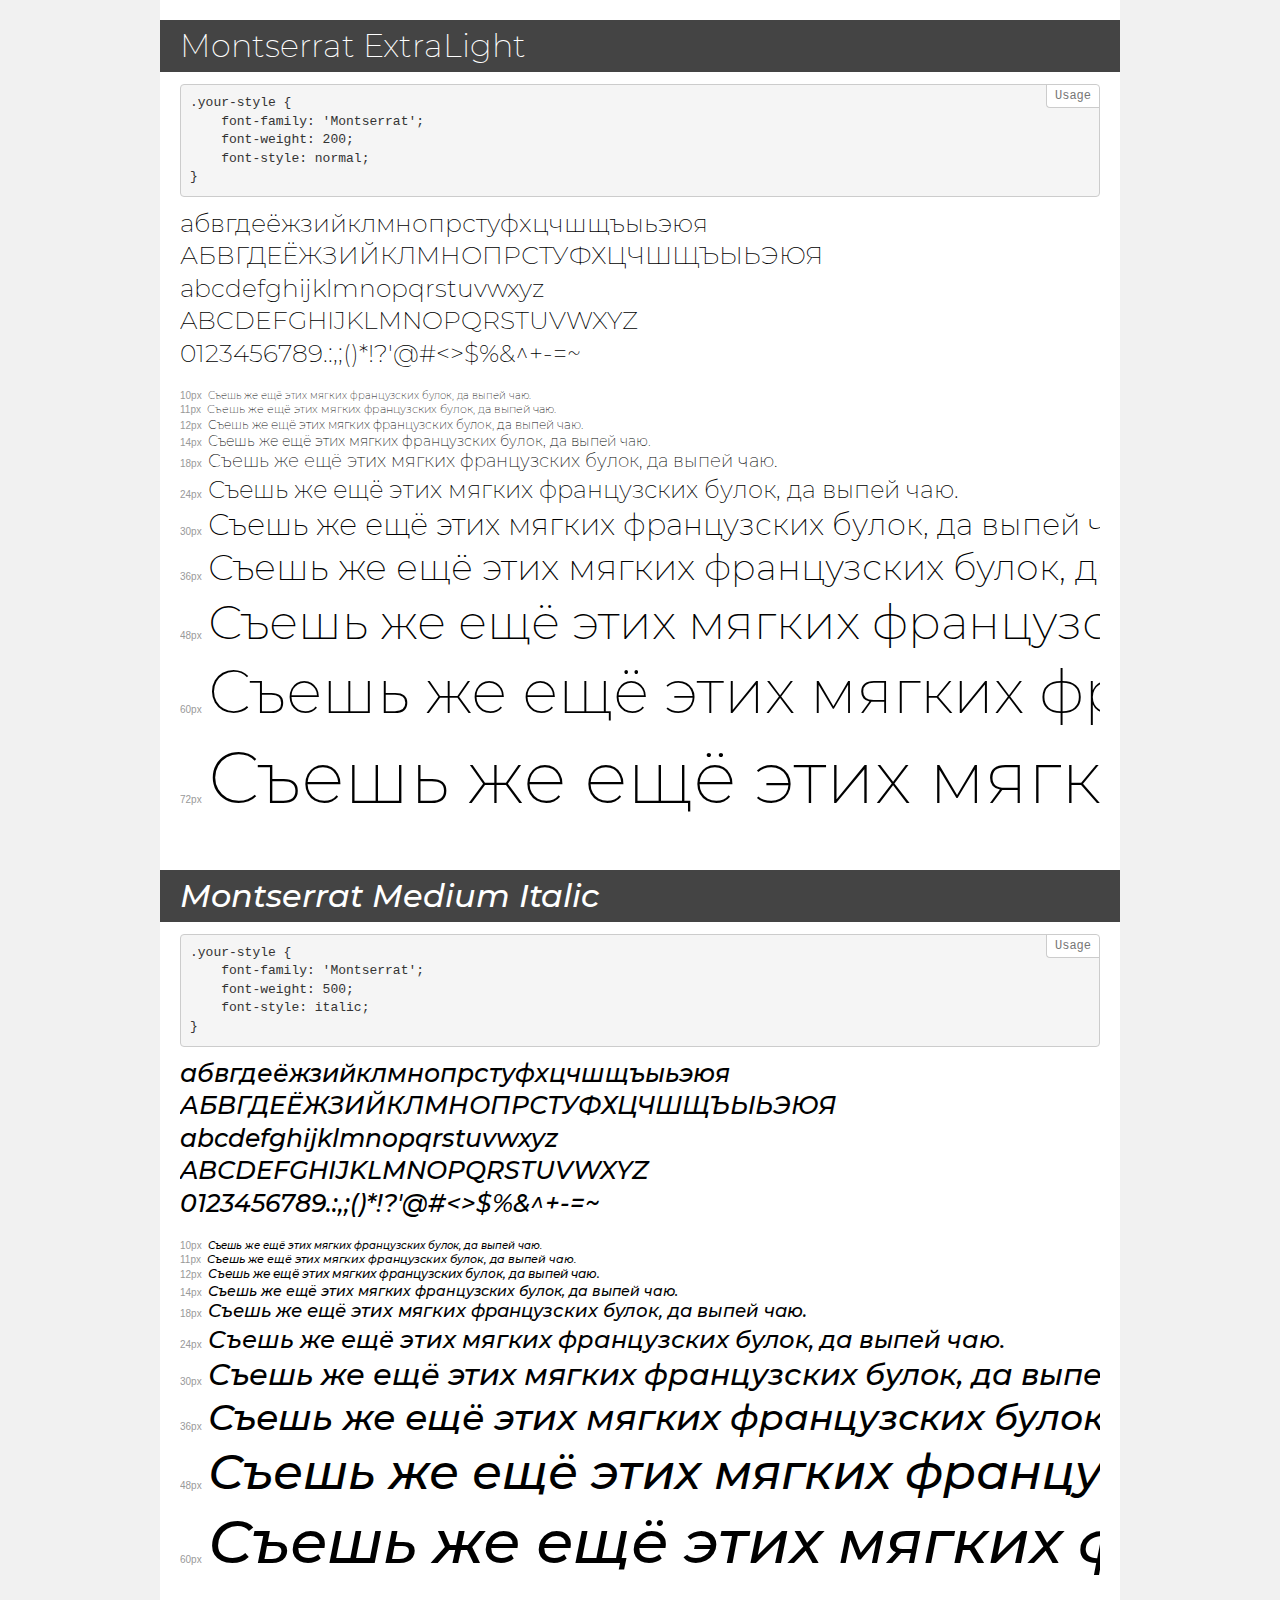
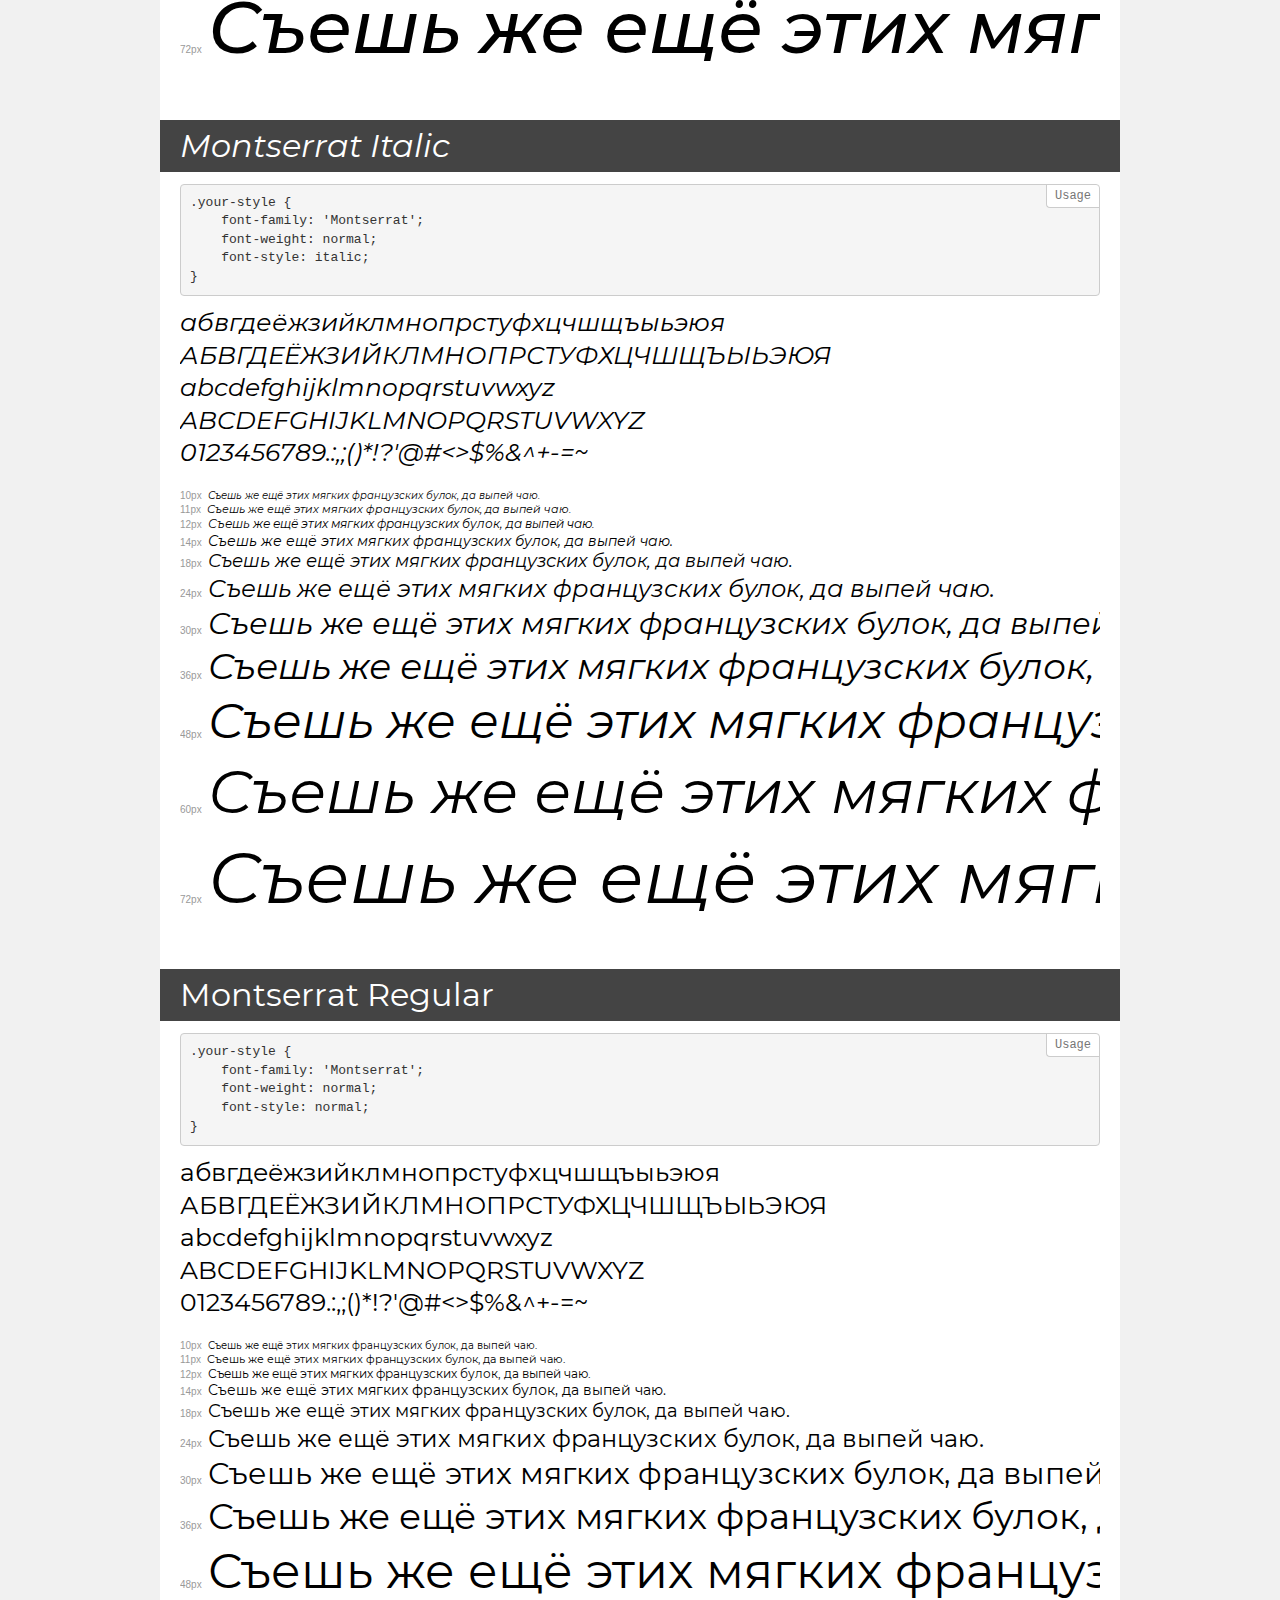
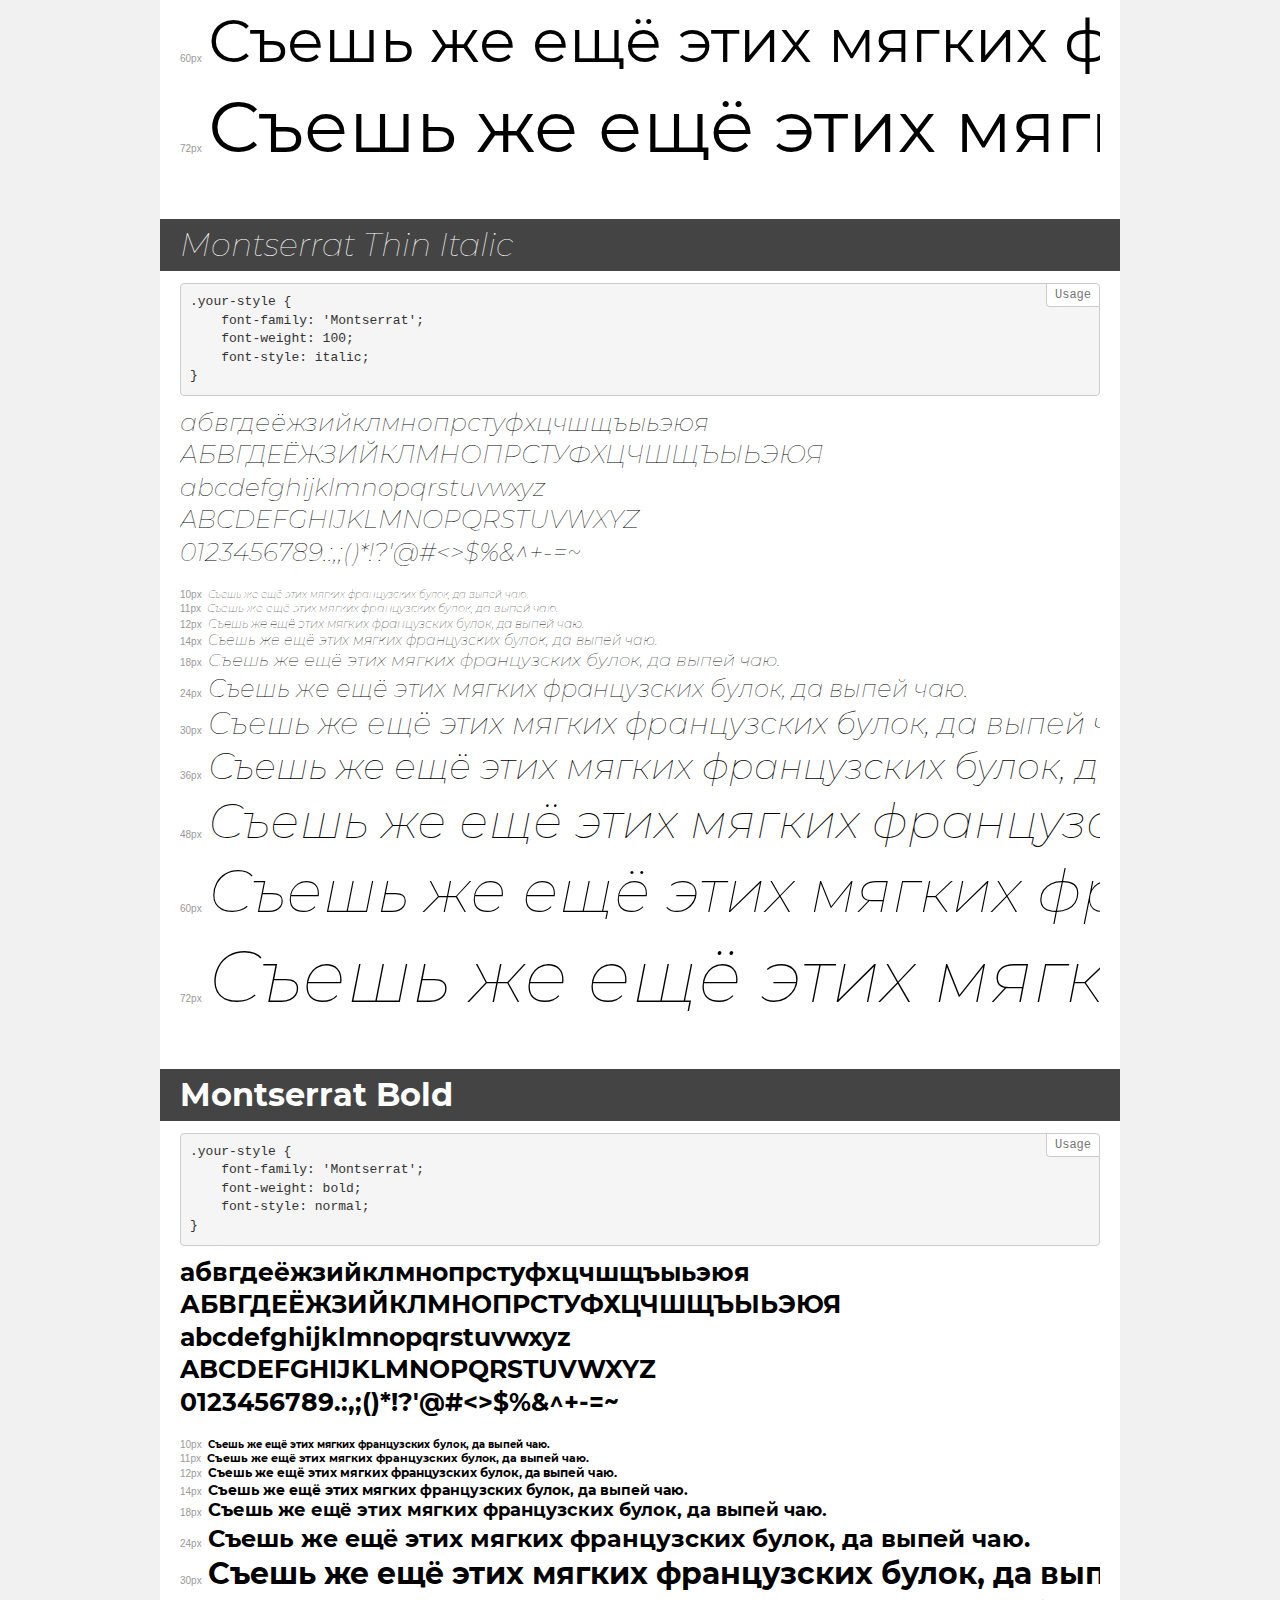
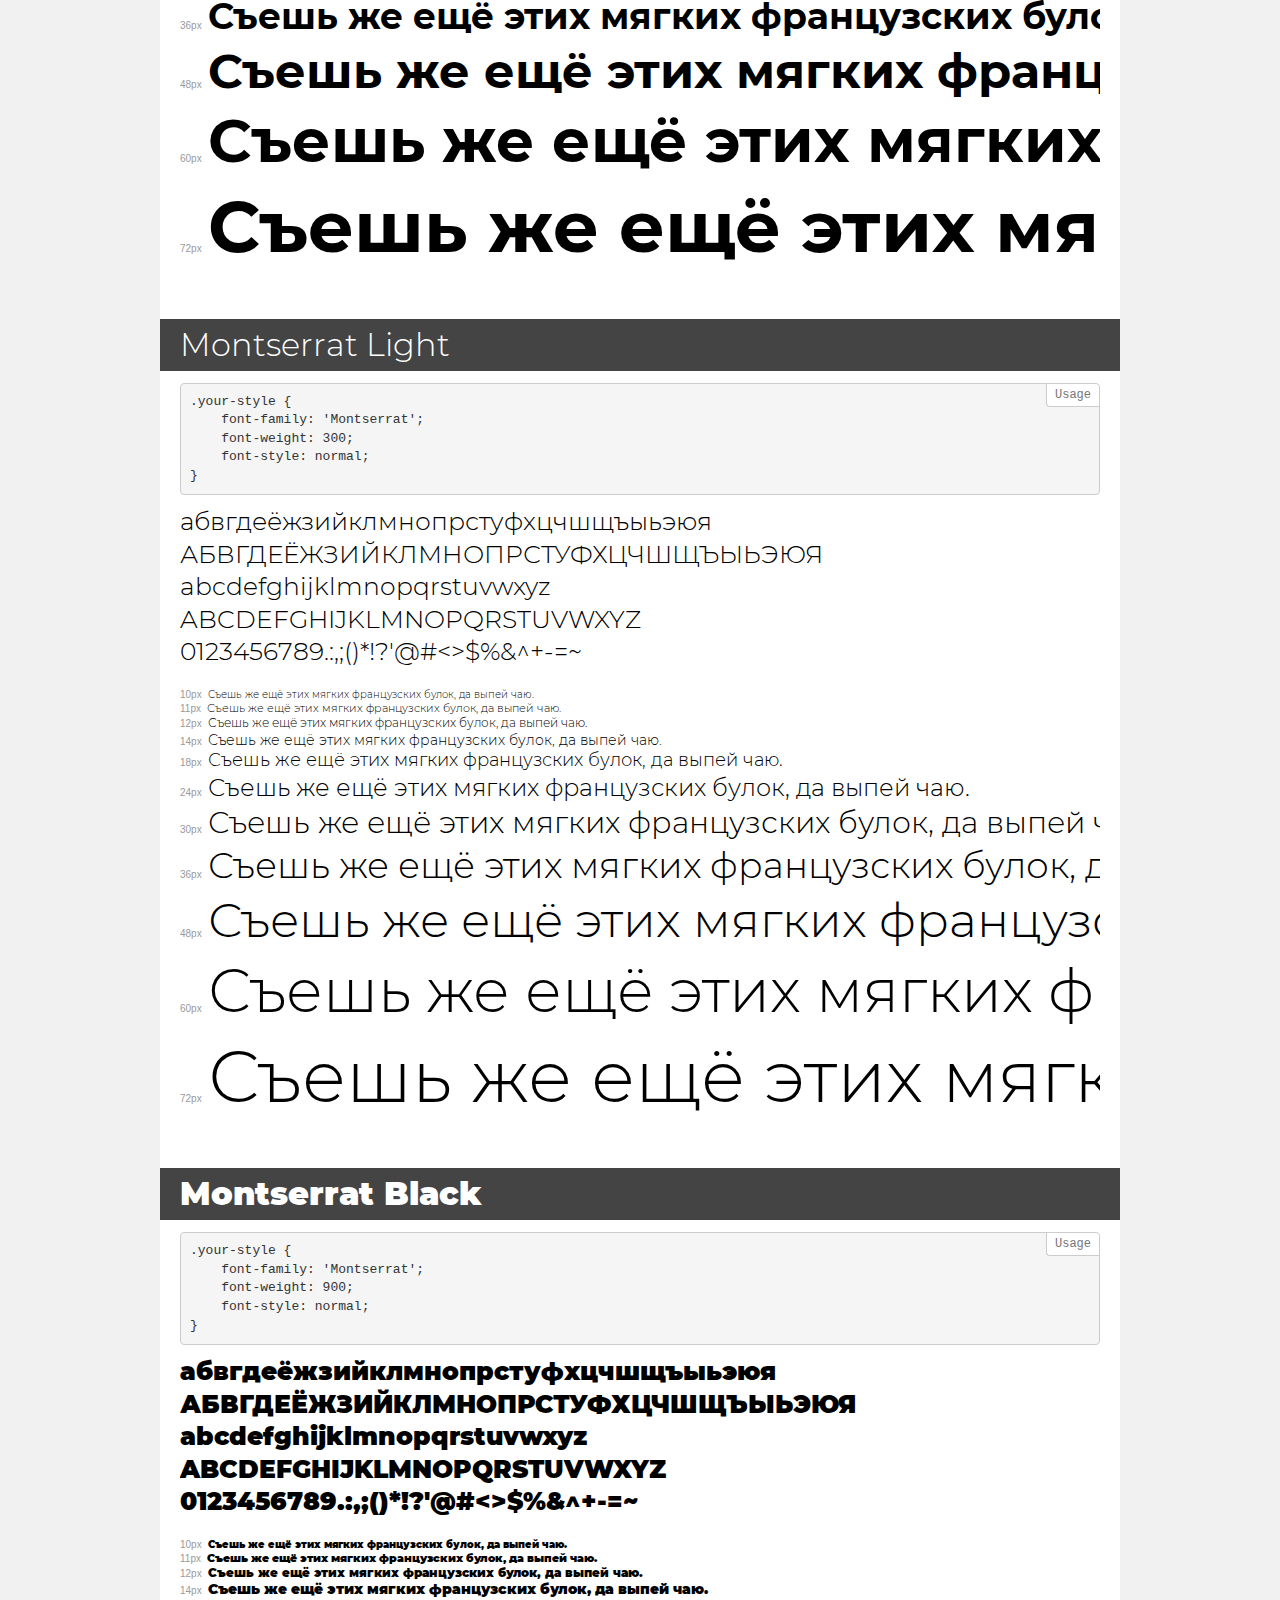
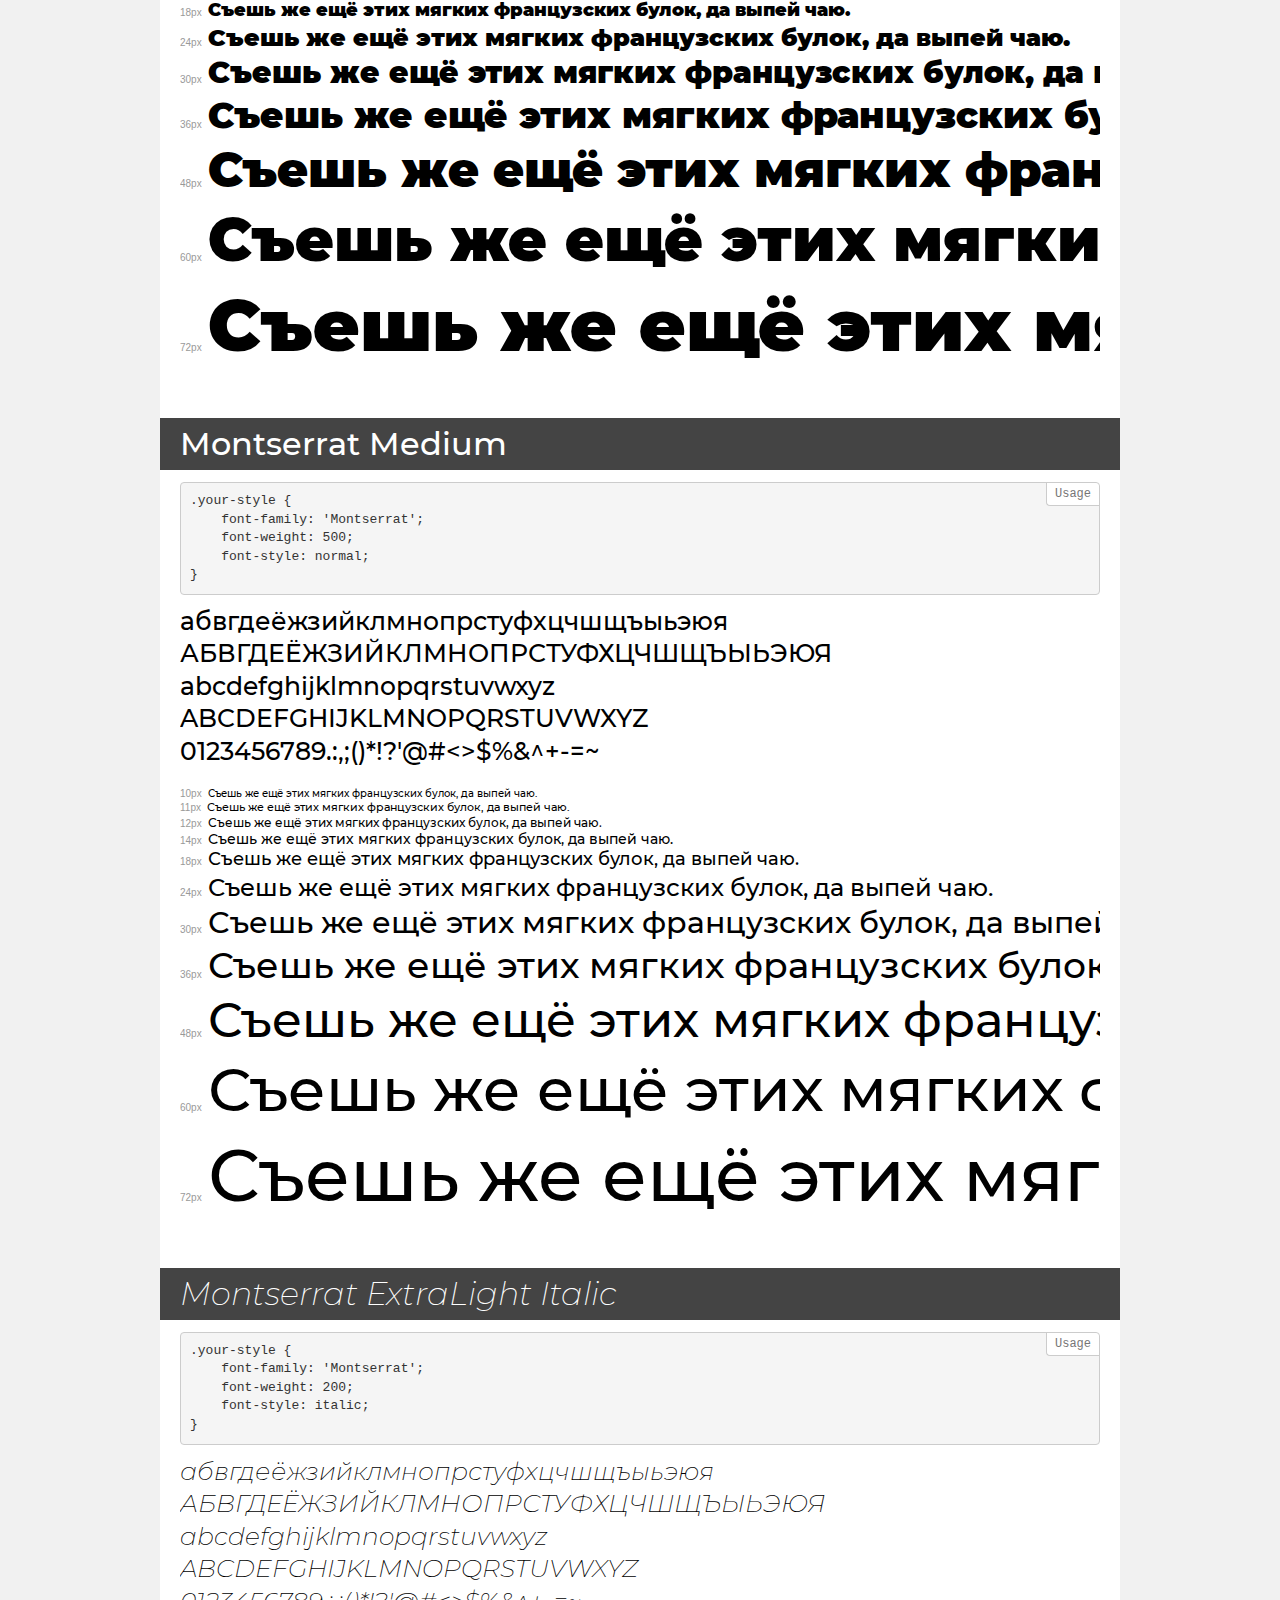
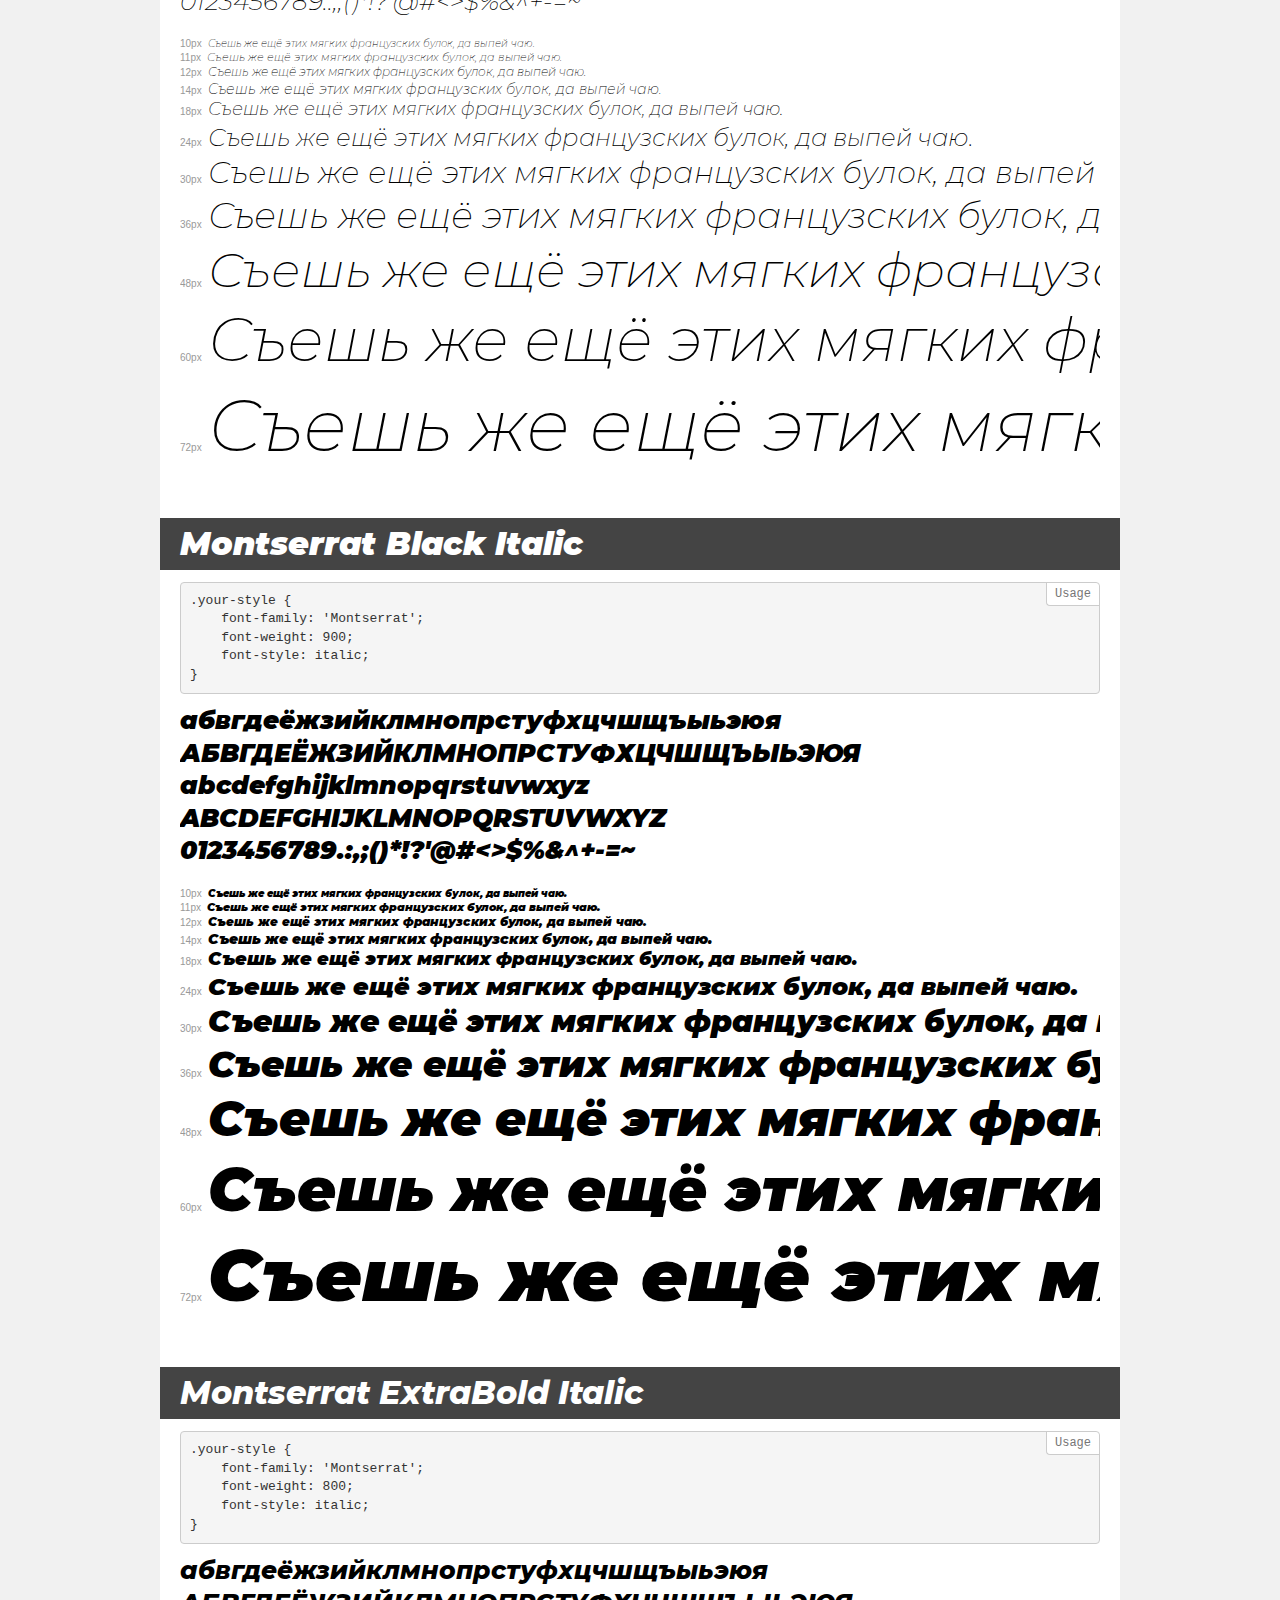
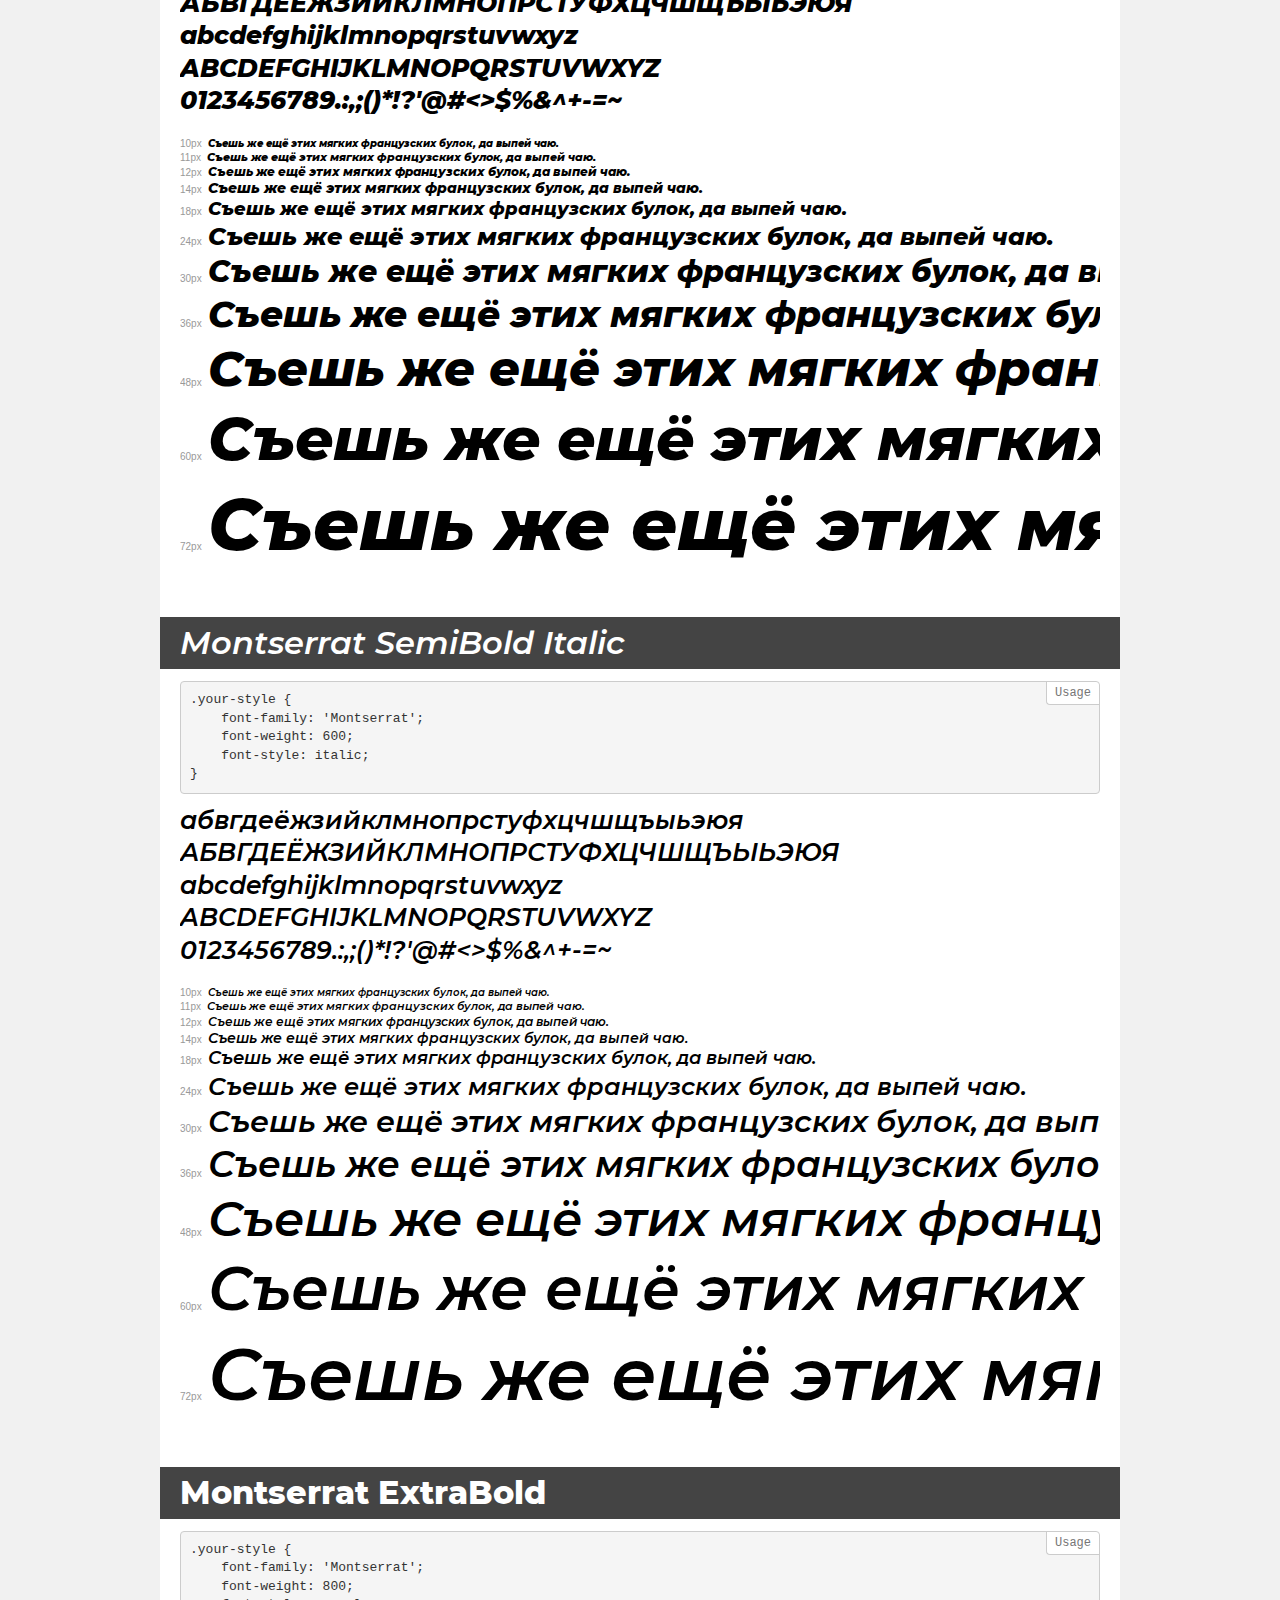
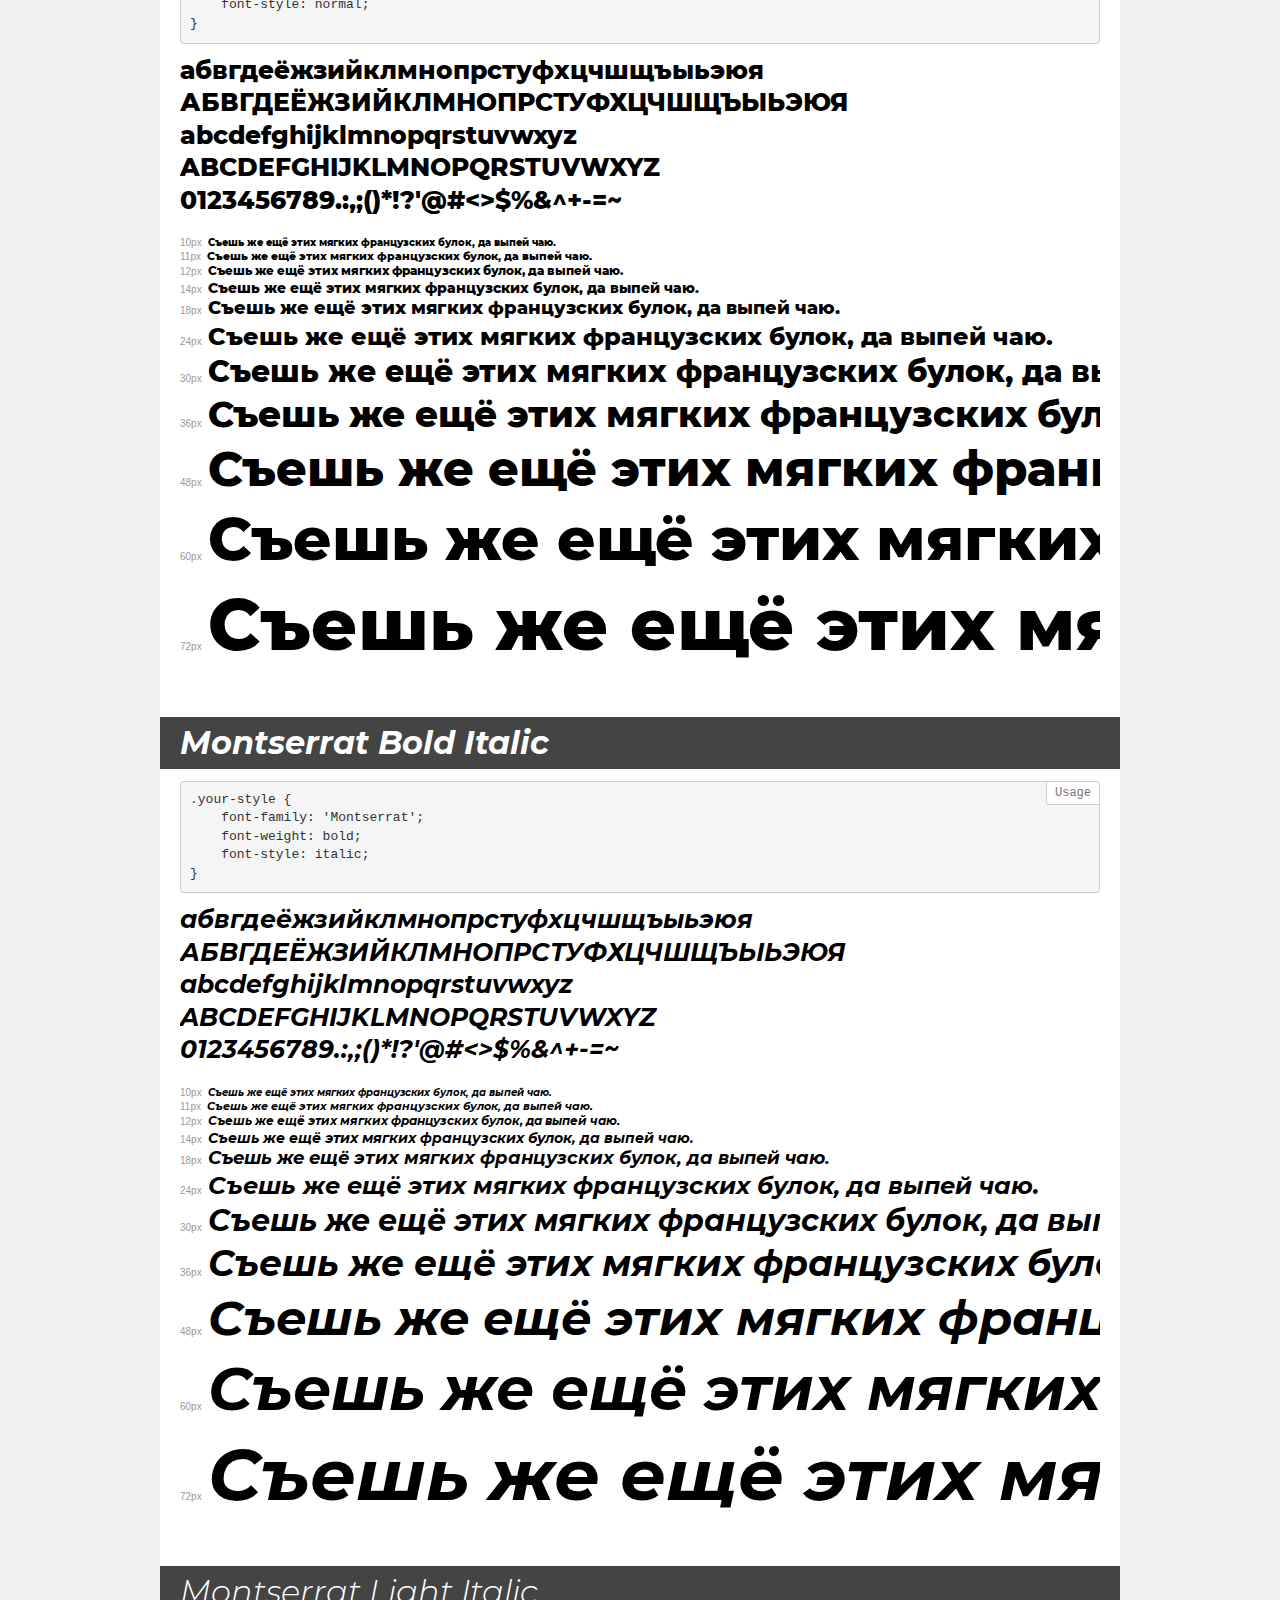
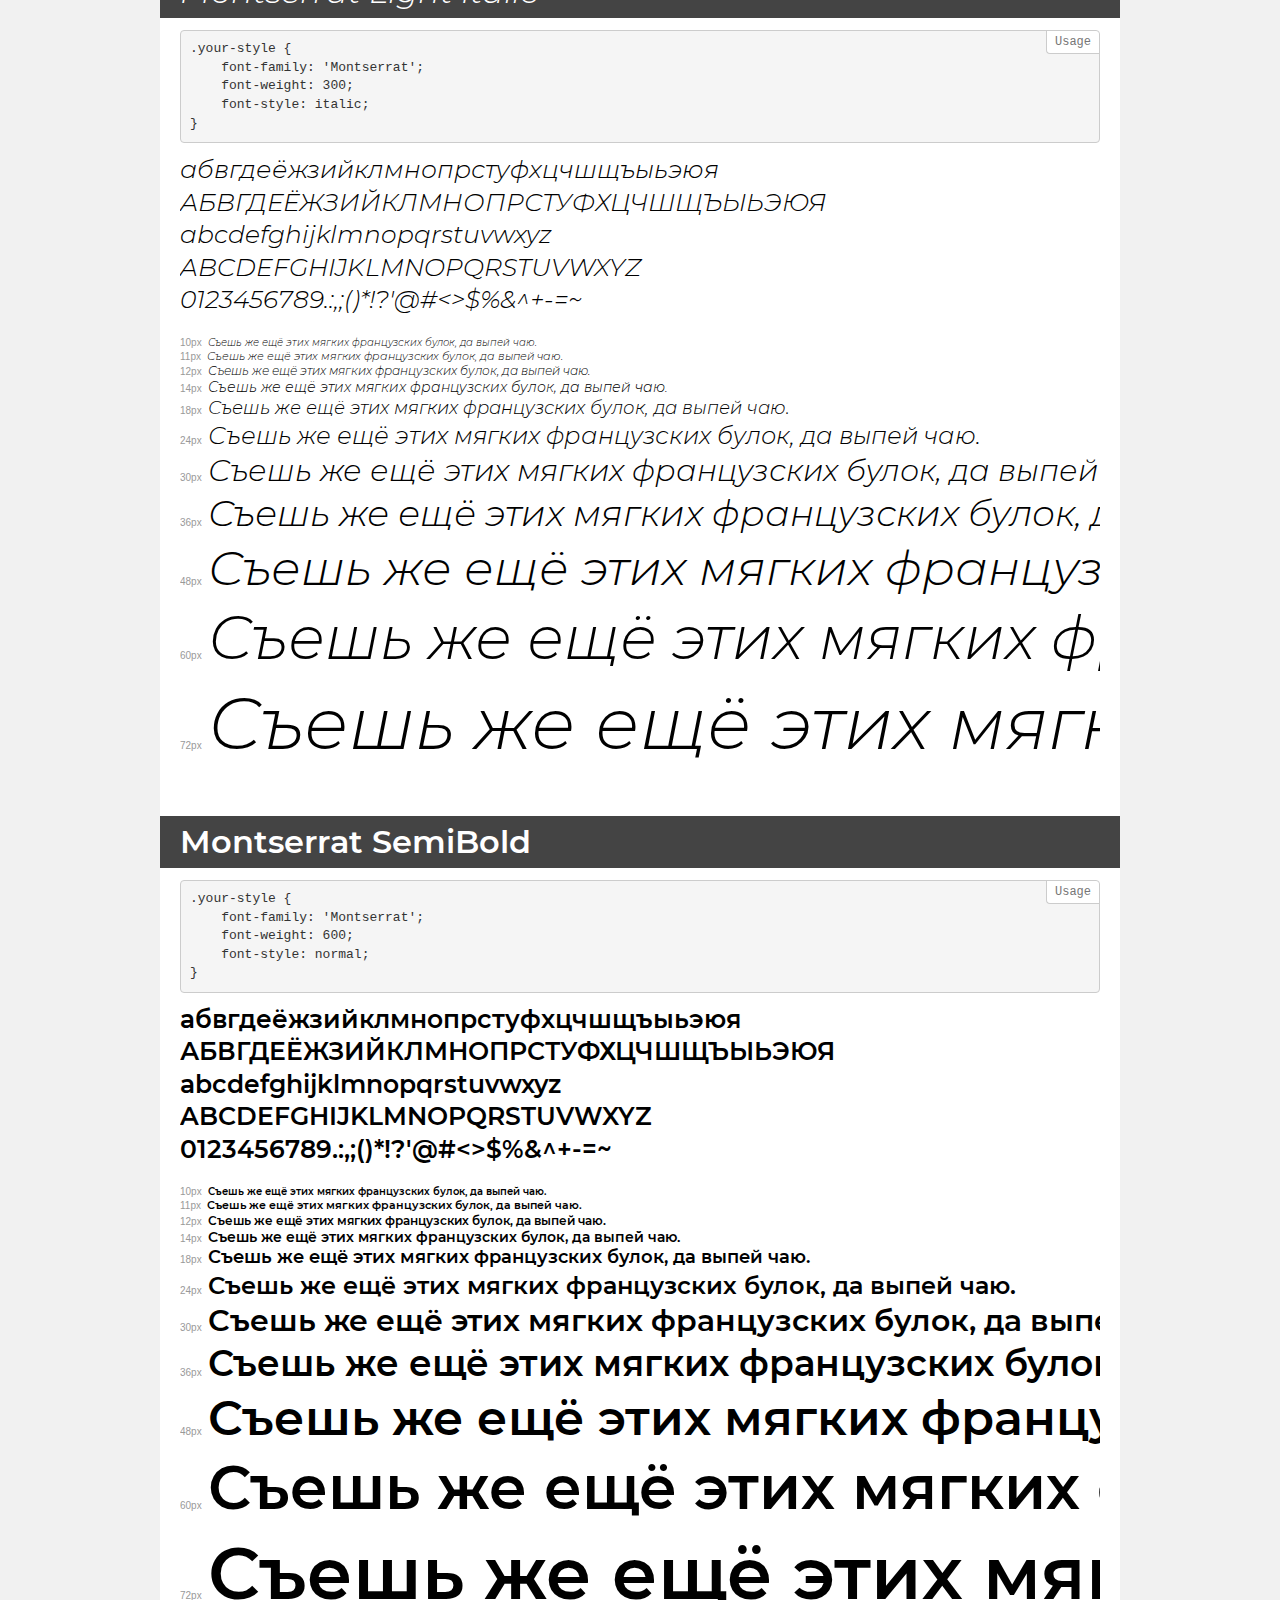
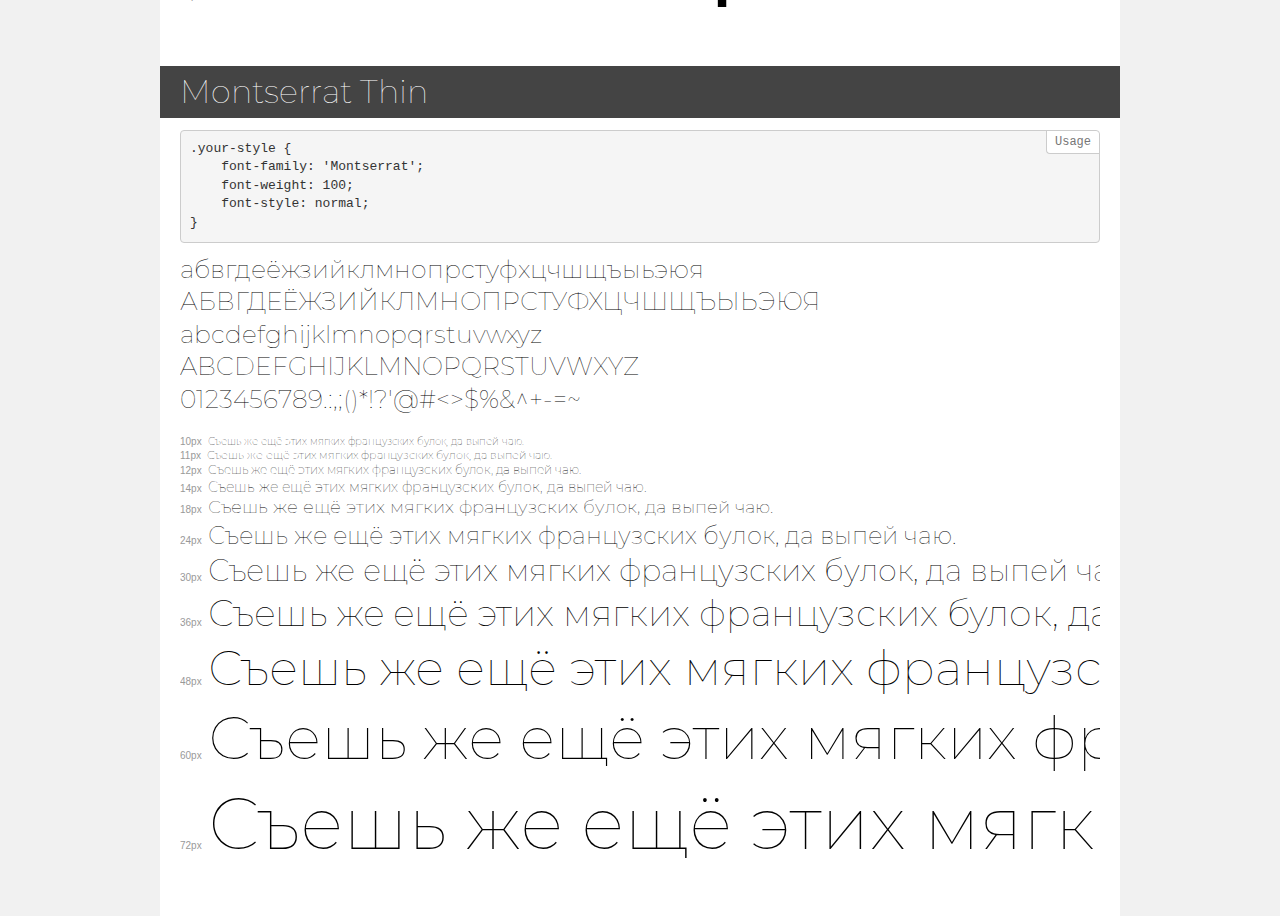
<file: font/monsterrat/demo.html>
<!DOCTYPE html>
<html>
<head>
    <meta charset="utf-8">
    <meta http-equiv="X-UA-Compatible" content="IE=edge">
    <meta name="viewport" content="width=device-width, initial-scale=1">
    <meta name="robots" content="noindex, noarchive">
    <meta name="format-detection" content="telephone=no">
    <title>Transfonter demo</title>
    <link href="stylesheet.css" rel="stylesheet">
    <style>
        /*
        http://meyerweb.com/eric/tools/css/reset/
        v2.0 | 20110126
        License: none (public domain)
        */
        html, body, div, span, applet, object, iframe,
        h1, h2, h3, h4, h5, h6, p, blockquote, pre,
        a, abbr, acronym, address, big, cite, code,
        del, dfn, em, img, ins, kbd, q, s, samp,
        small, strike, strong, sub, sup, tt, var,
        b, u, i, center,
        dl, dt, dd, ol, ul, li,
        fieldset, form, label, legend,
        table, caption, tbody, tfoot, thead, tr, th, td,
        article, aside, canvas, details, embed,
        figure, figcaption, footer, header, hgroup,
        menu, nav, output, ruby, section, summary,
        time, mark, audio, video {
            margin: 0;
            padding: 0;
            border: 0;
            font-size: 100%;
            font: inherit;
            vertical-align: baseline;
        }
        /* HTML5 display-role reset for older browsers */
        article, aside, details, figcaption, figure,
        footer, header, hgroup, menu, nav, section {
            display: block;
        }
        body {
            line-height: 1;
        }
        ol, ul {
            list-style: none;
        }
        blockquote, q {
            quotes: none;
        }
        blockquote:before, blockquote:after,
        q:before, q:after {
            content: '';
            content: none;
        }
        table {
            border-collapse: collapse;
            border-spacing: 0;
        }
        /* common styles */
        body {
            background: #f1f1f1;
            color: #000;
        }
        .page {
            background: #fff;
            width: 920px;
            margin: 0 auto;
            padding: 20px 20px 0 20px;
            overflow: hidden;
        }
        .font-container {
            overflow-x: auto;
            overflow-y: hidden;
            margin-bottom: 40px;
            line-height: 1.3;
            white-space: nowrap;
            padding-bottom: 5px;
        }
        h1 {
            position: relative;
            background: #444;
            font-size: 32px;
            color: #fff;
            padding: 10px 20px;
            margin: 0 -20px 12px -20px;
        }
        .letters {
            font-size: 25px;
            margin-bottom: 20px;
        }
        .s10:before {
            content: '10px';
        }
        .s11:before {
            content: '11px';
        }
        .s12:before {
            content: '12px';
        }
        .s14:before {
            content: '14px';
        }
        .s18:before {
            content: '18px';
        }
        .s24:before {
            content: '24px';
        }
        .s30:before {
            content: '30px';
        }
        .s36:before {
            content: '36px';
        }
        .s48:before {
            content: '48px';
        }
        .s60:before {
            content: '60px';
        }
        .s72:before {
            content: '72px';
        }
        .s10:before, .s11:before, .s12:before, .s14:before,
        .s18:before, .s24:before, .s30:before, .s36:before,
        .s48:before, .s60:before, .s72:before {
            font-family: Arial, sans-serif;
            font-size: 10px;
            font-weight: normal;
            font-style: normal;
            color: #999;
            padding-right: 6px;
        }
        pre {
            display: block;
            position: relative;
            padding: 9px;
            margin: 0 0 10px;
            font-family: Monaco, Menlo, Consolas, "Courier New", monospace !important;
            font-size: 13px;
            line-height: 1.428571429;
            color: #333;
            font-weight: normal !important;
            font-style: normal !important;
            background-color: #f5f5f5;
            border: 1px solid #ccc;
            overflow-x: auto;
            border-radius: 4px;
        }
        pre:after {
            display: block;
            position: absolute;
            right: 0;
            top: 0;
            content: 'Usage';
            line-height: 1;
            padding: 5px 8px;
            font-size: 12px;
            color: #767676;
            background-color: #fff;
            border: 1px solid #ccc;
            border-right: none;
            border-top: none;
            border-radius: 0 4px 0 4px;
            z-index: 10;
        }
        /* responsive */
        @media (max-width: 959px) {
            .page {
                width: auto;
                margin: 0;
            }
        }
    </style>
</head>
<body>
<div class="page">
    <div class="demo" style="font-family: 'Montserrat'; font-weight: 200; font-style: normal;">
        <h1>Montserrat ExtraLight</h1>
        <pre>.your-style {
    font-family: 'Montserrat';
    font-weight: 200;
    font-style: normal;
}</pre>
        <div class="font-container">
            <p class="letters">
                абвгдеёжзийклмнопрстуфхцчшщъыьэюя<br>
АБВГДЕЁЖЗИЙКЛМНОПРСТУФХЦЧШЩЪЫЬЭЮЯ<br>
abcdefghijklmnopqrstuvwxyz<br>
ABCDEFGHIJKLMNOPQRSTUVWXYZ<br>
                0123456789.:,;()*!?'@#<>$%&^+-=~
            </p>
            <p class="s10" style="font-size: 10px;">Съешь же ещё этих мягких французских булок, да выпей чаю.</p>
            <p class="s11" style="font-size: 11px;">Съешь же ещё этих мягких французских булок, да выпей чаю.</p>
            <p class="s12" style="font-size: 12px;">Съешь же ещё этих мягких французских булок, да выпей чаю.</p>
            <p class="s14" style="font-size: 14px;">Съешь же ещё этих мягких французских булок, да выпей чаю.</p>
            <p class="s18" style="font-size: 18px;">Съешь же ещё этих мягких французских булок, да выпей чаю.</p>
            <p class="s24" style="font-size: 24px;">Съешь же ещё этих мягких французских булок, да выпей чаю.</p>
            <p class="s30" style="font-size: 30px;">Съешь же ещё этих мягких французских булок, да выпей чаю.</p>
            <p class="s36" style="font-size: 36px;">Съешь же ещё этих мягких французских булок, да выпей чаю.</p>
            <p class="s48" style="font-size: 48px;">Съешь же ещё этих мягких французских булок, да выпей чаю.</p>
            <p class="s60" style="font-size: 60px;">Съешь же ещё этих мягких французских булок, да выпей чаю.</p>
            <p class="s72" style="font-size: 72px;">Съешь же ещё этих мягких французских булок, да выпей чаю.</p>
        </div>
    </div>
    <div class="demo" style="font-family: 'Montserrat'; font-weight: 500; font-style: italic;">
        <h1>Montserrat Medium Italic</h1>
        <pre>.your-style {
    font-family: 'Montserrat';
    font-weight: 500;
    font-style: italic;
}</pre>
        <div class="font-container">
            <p class="letters">
                абвгдеёжзийклмнопрстуфхцчшщъыьэюя<br>
АБВГДЕЁЖЗИЙКЛМНОПРСТУФХЦЧШЩЪЫЬЭЮЯ<br>
abcdefghijklmnopqrstuvwxyz<br>
ABCDEFGHIJKLMNOPQRSTUVWXYZ<br>
                0123456789.:,;()*!?'@#<>$%&^+-=~
            </p>
            <p class="s10" style="font-size: 10px;">Съешь же ещё этих мягких французских булок, да выпей чаю.</p>
            <p class="s11" style="font-size: 11px;">Съешь же ещё этих мягких французских булок, да выпей чаю.</p>
            <p class="s12" style="font-size: 12px;">Съешь же ещё этих мягких французских булок, да выпей чаю.</p>
            <p class="s14" style="font-size: 14px;">Съешь же ещё этих мягких французских булок, да выпей чаю.</p>
            <p class="s18" style="font-size: 18px;">Съешь же ещё этих мягких французских булок, да выпей чаю.</p>
            <p class="s24" style="font-size: 24px;">Съешь же ещё этих мягких французских булок, да выпей чаю.</p>
            <p class="s30" style="font-size: 30px;">Съешь же ещё этих мягких французских булок, да выпей чаю.</p>
            <p class="s36" style="font-size: 36px;">Съешь же ещё этих мягких французских булок, да выпей чаю.</p>
            <p class="s48" style="font-size: 48px;">Съешь же ещё этих мягких французских булок, да выпей чаю.</p>
            <p class="s60" style="font-size: 60px;">Съешь же ещё этих мягких французских булок, да выпей чаю.</p>
            <p class="s72" style="font-size: 72px;">Съешь же ещё этих мягких французских булок, да выпей чаю.</p>
        </div>
    </div>
    <div class="demo" style="font-family: 'Montserrat'; font-weight: normal; font-style: italic;">
        <h1>Montserrat Italic</h1>
        <pre>.your-style {
    font-family: 'Montserrat';
    font-weight: normal;
    font-style: italic;
}</pre>
        <div class="font-container">
            <p class="letters">
                абвгдеёжзийклмнопрстуфхцчшщъыьэюя<br>
АБВГДЕЁЖЗИЙКЛМНОПРСТУФХЦЧШЩЪЫЬЭЮЯ<br>
abcdefghijklmnopqrstuvwxyz<br>
ABCDEFGHIJKLMNOPQRSTUVWXYZ<br>
                0123456789.:,;()*!?'@#<>$%&^+-=~
            </p>
            <p class="s10" style="font-size: 10px;">Съешь же ещё этих мягких французских булок, да выпей чаю.</p>
            <p class="s11" style="font-size: 11px;">Съешь же ещё этих мягких французских булок, да выпей чаю.</p>
            <p class="s12" style="font-size: 12px;">Съешь же ещё этих мягких французских булок, да выпей чаю.</p>
            <p class="s14" style="font-size: 14px;">Съешь же ещё этих мягких французских булок, да выпей чаю.</p>
            <p class="s18" style="font-size: 18px;">Съешь же ещё этих мягких французских булок, да выпей чаю.</p>
            <p class="s24" style="font-size: 24px;">Съешь же ещё этих мягких французских булок, да выпей чаю.</p>
            <p class="s30" style="font-size: 30px;">Съешь же ещё этих мягких французских булок, да выпей чаю.</p>
            <p class="s36" style="font-size: 36px;">Съешь же ещё этих мягких французских булок, да выпей чаю.</p>
            <p class="s48" style="font-size: 48px;">Съешь же ещё этих мягких французских булок, да выпей чаю.</p>
            <p class="s60" style="font-size: 60px;">Съешь же ещё этих мягких французских булок, да выпей чаю.</p>
            <p class="s72" style="font-size: 72px;">Съешь же ещё этих мягких французских булок, да выпей чаю.</p>
        </div>
    </div>
    <div class="demo" style="font-family: 'Montserrat'; font-weight: normal; font-style: normal;">
        <h1>Montserrat Regular</h1>
        <pre>.your-style {
    font-family: 'Montserrat';
    font-weight: normal;
    font-style: normal;
}</pre>
        <div class="font-container">
            <p class="letters">
                абвгдеёжзийклмнопрстуфхцчшщъыьэюя<br>
АБВГДЕЁЖЗИЙКЛМНОПРСТУФХЦЧШЩЪЫЬЭЮЯ<br>
abcdefghijklmnopqrstuvwxyz<br>
ABCDEFGHIJKLMNOPQRSTUVWXYZ<br>
                0123456789.:,;()*!?'@#<>$%&^+-=~
            </p>
            <p class="s10" style="font-size: 10px;">Съешь же ещё этих мягких французских булок, да выпей чаю.</p>
            <p class="s11" style="font-size: 11px;">Съешь же ещё этих мягких французских булок, да выпей чаю.</p>
            <p class="s12" style="font-size: 12px;">Съешь же ещё этих мягких французских булок, да выпей чаю.</p>
            <p class="s14" style="font-size: 14px;">Съешь же ещё этих мягких французских булок, да выпей чаю.</p>
            <p class="s18" style="font-size: 18px;">Съешь же ещё этих мягких французских булок, да выпей чаю.</p>
            <p class="s24" style="font-size: 24px;">Съешь же ещё этих мягких французских булок, да выпей чаю.</p>
            <p class="s30" style="font-size: 30px;">Съешь же ещё этих мягких французских булок, да выпей чаю.</p>
            <p class="s36" style="font-size: 36px;">Съешь же ещё этих мягких французских булок, да выпей чаю.</p>
            <p class="s48" style="font-size: 48px;">Съешь же ещё этих мягких французских булок, да выпей чаю.</p>
            <p class="s60" style="font-size: 60px;">Съешь же ещё этих мягких французских булок, да выпей чаю.</p>
            <p class="s72" style="font-size: 72px;">Съешь же ещё этих мягких французских булок, да выпей чаю.</p>
        </div>
    </div>
    <div class="demo" style="font-family: 'Montserrat'; font-weight: 100; font-style: italic;">
        <h1>Montserrat Thin Italic</h1>
        <pre>.your-style {
    font-family: 'Montserrat';
    font-weight: 100;
    font-style: italic;
}</pre>
        <div class="font-container">
            <p class="letters">
                абвгдеёжзийклмнопрстуфхцчшщъыьэюя<br>
АБВГДЕЁЖЗИЙКЛМНОПРСТУФХЦЧШЩЪЫЬЭЮЯ<br>
abcdefghijklmnopqrstuvwxyz<br>
ABCDEFGHIJKLMNOPQRSTUVWXYZ<br>
                0123456789.:,;()*!?'@#<>$%&^+-=~
            </p>
            <p class="s10" style="font-size: 10px;">Съешь же ещё этих мягких французских булок, да выпей чаю.</p>
            <p class="s11" style="font-size: 11px;">Съешь же ещё этих мягких французских булок, да выпей чаю.</p>
            <p class="s12" style="font-size: 12px;">Съешь же ещё этих мягких французских булок, да выпей чаю.</p>
            <p class="s14" style="font-size: 14px;">Съешь же ещё этих мягких французских булок, да выпей чаю.</p>
            <p class="s18" style="font-size: 18px;">Съешь же ещё этих мягких французских булок, да выпей чаю.</p>
            <p class="s24" style="font-size: 24px;">Съешь же ещё этих мягких французских булок, да выпей чаю.</p>
            <p class="s30" style="font-size: 30px;">Съешь же ещё этих мягких французских булок, да выпей чаю.</p>
            <p class="s36" style="font-size: 36px;">Съешь же ещё этих мягких французских булок, да выпей чаю.</p>
            <p class="s48" style="font-size: 48px;">Съешь же ещё этих мягких французских булок, да выпей чаю.</p>
            <p class="s60" style="font-size: 60px;">Съешь же ещё этих мягких французских булок, да выпей чаю.</p>
            <p class="s72" style="font-size: 72px;">Съешь же ещё этих мягких французских булок, да выпей чаю.</p>
        </div>
    </div>
    <div class="demo" style="font-family: 'Montserrat'; font-weight: bold; font-style: normal;">
        <h1>Montserrat Bold</h1>
        <pre>.your-style {
    font-family: 'Montserrat';
    font-weight: bold;
    font-style: normal;
}</pre>
        <div class="font-container">
            <p class="letters">
                абвгдеёжзийклмнопрстуфхцчшщъыьэюя<br>
АБВГДЕЁЖЗИЙКЛМНОПРСТУФХЦЧШЩЪЫЬЭЮЯ<br>
abcdefghijklmnopqrstuvwxyz<br>
ABCDEFGHIJKLMNOPQRSTUVWXYZ<br>
                0123456789.:,;()*!?'@#<>$%&^+-=~
            </p>
            <p class="s10" style="font-size: 10px;">Съешь же ещё этих мягких французских булок, да выпей чаю.</p>
            <p class="s11" style="font-size: 11px;">Съешь же ещё этих мягких французских булок, да выпей чаю.</p>
            <p class="s12" style="font-size: 12px;">Съешь же ещё этих мягких французских булок, да выпей чаю.</p>
            <p class="s14" style="font-size: 14px;">Съешь же ещё этих мягких французских булок, да выпей чаю.</p>
            <p class="s18" style="font-size: 18px;">Съешь же ещё этих мягких французских булок, да выпей чаю.</p>
            <p class="s24" style="font-size: 24px;">Съешь же ещё этих мягких французских булок, да выпей чаю.</p>
            <p class="s30" style="font-size: 30px;">Съешь же ещё этих мягких французских булок, да выпей чаю.</p>
            <p class="s36" style="font-size: 36px;">Съешь же ещё этих мягких французских булок, да выпей чаю.</p>
            <p class="s48" style="font-size: 48px;">Съешь же ещё этих мягких французских булок, да выпей чаю.</p>
            <p class="s60" style="font-size: 60px;">Съешь же ещё этих мягких французских булок, да выпей чаю.</p>
            <p class="s72" style="font-size: 72px;">Съешь же ещё этих мягких французских булок, да выпей чаю.</p>
        </div>
    </div>
    <div class="demo" style="font-family: 'Montserrat'; font-weight: 300; font-style: normal;">
        <h1>Montserrat Light</h1>
        <pre>.your-style {
    font-family: 'Montserrat';
    font-weight: 300;
    font-style: normal;
}</pre>
        <div class="font-container">
            <p class="letters">
                абвгдеёжзийклмнопрстуфхцчшщъыьэюя<br>
АБВГДЕЁЖЗИЙКЛМНОПРСТУФХЦЧШЩЪЫЬЭЮЯ<br>
abcdefghijklmnopqrstuvwxyz<br>
ABCDEFGHIJKLMNOPQRSTUVWXYZ<br>
                0123456789.:,;()*!?'@#<>$%&^+-=~
            </p>
            <p class="s10" style="font-size: 10px;">Съешь же ещё этих мягких французских булок, да выпей чаю.</p>
            <p class="s11" style="font-size: 11px;">Съешь же ещё этих мягких французских булок, да выпей чаю.</p>
            <p class="s12" style="font-size: 12px;">Съешь же ещё этих мягких французских булок, да выпей чаю.</p>
            <p class="s14" style="font-size: 14px;">Съешь же ещё этих мягких французских булок, да выпей чаю.</p>
            <p class="s18" style="font-size: 18px;">Съешь же ещё этих мягких французских булок, да выпей чаю.</p>
            <p class="s24" style="font-size: 24px;">Съешь же ещё этих мягких французских булок, да выпей чаю.</p>
            <p class="s30" style="font-size: 30px;">Съешь же ещё этих мягких французских булок, да выпей чаю.</p>
            <p class="s36" style="font-size: 36px;">Съешь же ещё этих мягких французских булок, да выпей чаю.</p>
            <p class="s48" style="font-size: 48px;">Съешь же ещё этих мягких французских булок, да выпей чаю.</p>
            <p class="s60" style="font-size: 60px;">Съешь же ещё этих мягких французских булок, да выпей чаю.</p>
            <p class="s72" style="font-size: 72px;">Съешь же ещё этих мягких французских булок, да выпей чаю.</p>
        </div>
    </div>
    <div class="demo" style="font-family: 'Montserrat'; font-weight: 900; font-style: normal;">
        <h1>Montserrat Black</h1>
        <pre>.your-style {
    font-family: 'Montserrat';
    font-weight: 900;
    font-style: normal;
}</pre>
        <div class="font-container">
            <p class="letters">
                абвгдеёжзийклмнопрстуфхцчшщъыьэюя<br>
АБВГДЕЁЖЗИЙКЛМНОПРСТУФХЦЧШЩЪЫЬЭЮЯ<br>
abcdefghijklmnopqrstuvwxyz<br>
ABCDEFGHIJKLMNOPQRSTUVWXYZ<br>
                0123456789.:,;()*!?'@#<>$%&^+-=~
            </p>
            <p class="s10" style="font-size: 10px;">Съешь же ещё этих мягких французских булок, да выпей чаю.</p>
            <p class="s11" style="font-size: 11px;">Съешь же ещё этих мягких французских булок, да выпей чаю.</p>
            <p class="s12" style="font-size: 12px;">Съешь же ещё этих мягких французских булок, да выпей чаю.</p>
            <p class="s14" style="font-size: 14px;">Съешь же ещё этих мягких французских булок, да выпей чаю.</p>
            <p class="s18" style="font-size: 18px;">Съешь же ещё этих мягких французских булок, да выпей чаю.</p>
            <p class="s24" style="font-size: 24px;">Съешь же ещё этих мягких французских булок, да выпей чаю.</p>
            <p class="s30" style="font-size: 30px;">Съешь же ещё этих мягких французских булок, да выпей чаю.</p>
            <p class="s36" style="font-size: 36px;">Съешь же ещё этих мягких французских булок, да выпей чаю.</p>
            <p class="s48" style="font-size: 48px;">Съешь же ещё этих мягких французских булок, да выпей чаю.</p>
            <p class="s60" style="font-size: 60px;">Съешь же ещё этих мягких французских булок, да выпей чаю.</p>
            <p class="s72" style="font-size: 72px;">Съешь же ещё этих мягких французских булок, да выпей чаю.</p>
        </div>
    </div>
    <div class="demo" style="font-family: 'Montserrat'; font-weight: 500; font-style: normal;">
        <h1>Montserrat Medium</h1>
        <pre>.your-style {
    font-family: 'Montserrat';
    font-weight: 500;
    font-style: normal;
}</pre>
        <div class="font-container">
            <p class="letters">
                абвгдеёжзийклмнопрстуфхцчшщъыьэюя<br>
АБВГДЕЁЖЗИЙКЛМНОПРСТУФХЦЧШЩЪЫЬЭЮЯ<br>
abcdefghijklmnopqrstuvwxyz<br>
ABCDEFGHIJKLMNOPQRSTUVWXYZ<br>
                0123456789.:,;()*!?'@#<>$%&^+-=~
            </p>
            <p class="s10" style="font-size: 10px;">Съешь же ещё этих мягких французских булок, да выпей чаю.</p>
            <p class="s11" style="font-size: 11px;">Съешь же ещё этих мягких французских булок, да выпей чаю.</p>
            <p class="s12" style="font-size: 12px;">Съешь же ещё этих мягких французских булок, да выпей чаю.</p>
            <p class="s14" style="font-size: 14px;">Съешь же ещё этих мягких французских булок, да выпей чаю.</p>
            <p class="s18" style="font-size: 18px;">Съешь же ещё этих мягких французских булок, да выпей чаю.</p>
            <p class="s24" style="font-size: 24px;">Съешь же ещё этих мягких французских булок, да выпей чаю.</p>
            <p class="s30" style="font-size: 30px;">Съешь же ещё этих мягких французских булок, да выпей чаю.</p>
            <p class="s36" style="font-size: 36px;">Съешь же ещё этих мягких французских булок, да выпей чаю.</p>
            <p class="s48" style="font-size: 48px;">Съешь же ещё этих мягких французских булок, да выпей чаю.</p>
            <p class="s60" style="font-size: 60px;">Съешь же ещё этих мягких французских булок, да выпей чаю.</p>
            <p class="s72" style="font-size: 72px;">Съешь же ещё этих мягких французских булок, да выпей чаю.</p>
        </div>
    </div>
    <div class="demo" style="font-family: 'Montserrat'; font-weight: 200; font-style: italic;">
        <h1>Montserrat ExtraLight Italic</h1>
        <pre>.your-style {
    font-family: 'Montserrat';
    font-weight: 200;
    font-style: italic;
}</pre>
        <div class="font-container">
            <p class="letters">
                абвгдеёжзийклмнопрстуфхцчшщъыьэюя<br>
АБВГДЕЁЖЗИЙКЛМНОПРСТУФХЦЧШЩЪЫЬЭЮЯ<br>
abcdefghijklmnopqrstuvwxyz<br>
ABCDEFGHIJKLMNOPQRSTUVWXYZ<br>
                0123456789.:,;()*!?'@#<>$%&^+-=~
            </p>
            <p class="s10" style="font-size: 10px;">Съешь же ещё этих мягких французских булок, да выпей чаю.</p>
            <p class="s11" style="font-size: 11px;">Съешь же ещё этих мягких французских булок, да выпей чаю.</p>
            <p class="s12" style="font-size: 12px;">Съешь же ещё этих мягких французских булок, да выпей чаю.</p>
            <p class="s14" style="font-size: 14px;">Съешь же ещё этих мягких французских булок, да выпей чаю.</p>
            <p class="s18" style="font-size: 18px;">Съешь же ещё этих мягких французских булок, да выпей чаю.</p>
            <p class="s24" style="font-size: 24px;">Съешь же ещё этих мягких французских булок, да выпей чаю.</p>
            <p class="s30" style="font-size: 30px;">Съешь же ещё этих мягких французских булок, да выпей чаю.</p>
            <p class="s36" style="font-size: 36px;">Съешь же ещё этих мягких французских булок, да выпей чаю.</p>
            <p class="s48" style="font-size: 48px;">Съешь же ещё этих мягких французских булок, да выпей чаю.</p>
            <p class="s60" style="font-size: 60px;">Съешь же ещё этих мягких французских булок, да выпей чаю.</p>
            <p class="s72" style="font-size: 72px;">Съешь же ещё этих мягких французских булок, да выпей чаю.</p>
        </div>
    </div>
    <div class="demo" style="font-family: 'Montserrat'; font-weight: 900; font-style: italic;">
        <h1>Montserrat Black Italic</h1>
        <pre>.your-style {
    font-family: 'Montserrat';
    font-weight: 900;
    font-style: italic;
}</pre>
        <div class="font-container">
            <p class="letters">
                абвгдеёжзийклмнопрстуфхцчшщъыьэюя<br>
АБВГДЕЁЖЗИЙКЛМНОПРСТУФХЦЧШЩЪЫЬЭЮЯ<br>
abcdefghijklmnopqrstuvwxyz<br>
ABCDEFGHIJKLMNOPQRSTUVWXYZ<br>
                0123456789.:,;()*!?'@#<>$%&^+-=~
            </p>
            <p class="s10" style="font-size: 10px;">Съешь же ещё этих мягких французских булок, да выпей чаю.</p>
            <p class="s11" style="font-size: 11px;">Съешь же ещё этих мягких французских булок, да выпей чаю.</p>
            <p class="s12" style="font-size: 12px;">Съешь же ещё этих мягких французских булок, да выпей чаю.</p>
            <p class="s14" style="font-size: 14px;">Съешь же ещё этих мягких французских булок, да выпей чаю.</p>
            <p class="s18" style="font-size: 18px;">Съешь же ещё этих мягких французских булок, да выпей чаю.</p>
            <p class="s24" style="font-size: 24px;">Съешь же ещё этих мягких французских булок, да выпей чаю.</p>
            <p class="s30" style="font-size: 30px;">Съешь же ещё этих мягких французских булок, да выпей чаю.</p>
            <p class="s36" style="font-size: 36px;">Съешь же ещё этих мягких французских булок, да выпей чаю.</p>
            <p class="s48" style="font-size: 48px;">Съешь же ещё этих мягких французских булок, да выпей чаю.</p>
            <p class="s60" style="font-size: 60px;">Съешь же ещё этих мягких французских булок, да выпей чаю.</p>
            <p class="s72" style="font-size: 72px;">Съешь же ещё этих мягких французских булок, да выпей чаю.</p>
        </div>
    </div>
    <div class="demo" style="font-family: 'Montserrat'; font-weight: 800; font-style: italic;">
        <h1>Montserrat ExtraBold Italic</h1>
        <pre>.your-style {
    font-family: 'Montserrat';
    font-weight: 800;
    font-style: italic;
}</pre>
        <div class="font-container">
            <p class="letters">
                абвгдеёжзийклмнопрстуфхцчшщъыьэюя<br>
АБВГДЕЁЖЗИЙКЛМНОПРСТУФХЦЧШЩЪЫЬЭЮЯ<br>
abcdefghijklmnopqrstuvwxyz<br>
ABCDEFGHIJKLMNOPQRSTUVWXYZ<br>
                0123456789.:,;()*!?'@#<>$%&^+-=~
            </p>
            <p class="s10" style="font-size: 10px;">Съешь же ещё этих мягких французских булок, да выпей чаю.</p>
            <p class="s11" style="font-size: 11px;">Съешь же ещё этих мягких французских булок, да выпей чаю.</p>
            <p class="s12" style="font-size: 12px;">Съешь же ещё этих мягких французских булок, да выпей чаю.</p>
            <p class="s14" style="font-size: 14px;">Съешь же ещё этих мягких французских булок, да выпей чаю.</p>
            <p class="s18" style="font-size: 18px;">Съешь же ещё этих мягких французских булок, да выпей чаю.</p>
            <p class="s24" style="font-size: 24px;">Съешь же ещё этих мягких французских булок, да выпей чаю.</p>
            <p class="s30" style="font-size: 30px;">Съешь же ещё этих мягких французских булок, да выпей чаю.</p>
            <p class="s36" style="font-size: 36px;">Съешь же ещё этих мягких французских булок, да выпей чаю.</p>
            <p class="s48" style="font-size: 48px;">Съешь же ещё этих мягких французских булок, да выпей чаю.</p>
            <p class="s60" style="font-size: 60px;">Съешь же ещё этих мягких французских булок, да выпей чаю.</p>
            <p class="s72" style="font-size: 72px;">Съешь же ещё этих мягких французских булок, да выпей чаю.</p>
        </div>
    </div>
    <div class="demo" style="font-family: 'Montserrat'; font-weight: 600; font-style: italic;">
        <h1>Montserrat SemiBold Italic</h1>
        <pre>.your-style {
    font-family: 'Montserrat';
    font-weight: 600;
    font-style: italic;
}</pre>
        <div class="font-container">
            <p class="letters">
                абвгдеёжзийклмнопрстуфхцчшщъыьэюя<br>
АБВГДЕЁЖЗИЙКЛМНОПРСТУФХЦЧШЩЪЫЬЭЮЯ<br>
abcdefghijklmnopqrstuvwxyz<br>
ABCDEFGHIJKLMNOPQRSTUVWXYZ<br>
                0123456789.:,;()*!?'@#<>$%&^+-=~
            </p>
            <p class="s10" style="font-size: 10px;">Съешь же ещё этих мягких французских булок, да выпей чаю.</p>
            <p class="s11" style="font-size: 11px;">Съешь же ещё этих мягких французских булок, да выпей чаю.</p>
            <p class="s12" style="font-size: 12px;">Съешь же ещё этих мягких французских булок, да выпей чаю.</p>
            <p class="s14" style="font-size: 14px;">Съешь же ещё этих мягких французских булок, да выпей чаю.</p>
            <p class="s18" style="font-size: 18px;">Съешь же ещё этих мягких французских булок, да выпей чаю.</p>
            <p class="s24" style="font-size: 24px;">Съешь же ещё этих мягких французских булок, да выпей чаю.</p>
            <p class="s30" style="font-size: 30px;">Съешь же ещё этих мягких французских булок, да выпей чаю.</p>
            <p class="s36" style="font-size: 36px;">Съешь же ещё этих мягких французских булок, да выпей чаю.</p>
            <p class="s48" style="font-size: 48px;">Съешь же ещё этих мягких французских булок, да выпей чаю.</p>
            <p class="s60" style="font-size: 60px;">Съешь же ещё этих мягких французских булок, да выпей чаю.</p>
            <p class="s72" style="font-size: 72px;">Съешь же ещё этих мягких французских булок, да выпей чаю.</p>
        </div>
    </div>
    <div class="demo" style="font-family: 'Montserrat'; font-weight: 800; font-style: normal;">
        <h1>Montserrat ExtraBold</h1>
        <pre>.your-style {
    font-family: 'Montserrat';
    font-weight: 800;
    font-style: normal;
}</pre>
        <div class="font-container">
            <p class="letters">
                абвгдеёжзийклмнопрстуфхцчшщъыьэюя<br>
АБВГДЕЁЖЗИЙКЛМНОПРСТУФХЦЧШЩЪЫЬЭЮЯ<br>
abcdefghijklmnopqrstuvwxyz<br>
ABCDEFGHIJKLMNOPQRSTUVWXYZ<br>
                0123456789.:,;()*!?'@#<>$%&^+-=~
            </p>
            <p class="s10" style="font-size: 10px;">Съешь же ещё этих мягких французских булок, да выпей чаю.</p>
            <p class="s11" style="font-size: 11px;">Съешь же ещё этих мягких французских булок, да выпей чаю.</p>
            <p class="s12" style="font-size: 12px;">Съешь же ещё этих мягких французских булок, да выпей чаю.</p>
            <p class="s14" style="font-size: 14px;">Съешь же ещё этих мягких французских булок, да выпей чаю.</p>
            <p class="s18" style="font-size: 18px;">Съешь же ещё этих мягких французских булок, да выпей чаю.</p>
            <p class="s24" style="font-size: 24px;">Съешь же ещё этих мягких французских булок, да выпей чаю.</p>
            <p class="s30" style="font-size: 30px;">Съешь же ещё этих мягких французских булок, да выпей чаю.</p>
            <p class="s36" style="font-size: 36px;">Съешь же ещё этих мягких французских булок, да выпей чаю.</p>
            <p class="s48" style="font-size: 48px;">Съешь же ещё этих мягких французских булок, да выпей чаю.</p>
            <p class="s60" style="font-size: 60px;">Съешь же ещё этих мягких французских булок, да выпей чаю.</p>
            <p class="s72" style="font-size: 72px;">Съешь же ещё этих мягких французских булок, да выпей чаю.</p>
        </div>
    </div>
    <div class="demo" style="font-family: 'Montserrat'; font-weight: bold; font-style: italic;">
        <h1>Montserrat Bold Italic</h1>
        <pre>.your-style {
    font-family: 'Montserrat';
    font-weight: bold;
    font-style: italic;
}</pre>
        <div class="font-container">
            <p class="letters">
                абвгдеёжзийклмнопрстуфхцчшщъыьэюя<br>
АБВГДЕЁЖЗИЙКЛМНОПРСТУФХЦЧШЩЪЫЬЭЮЯ<br>
abcdefghijklmnopqrstuvwxyz<br>
ABCDEFGHIJKLMNOPQRSTUVWXYZ<br>
                0123456789.:,;()*!?'@#<>$%&^+-=~
            </p>
            <p class="s10" style="font-size: 10px;">Съешь же ещё этих мягких французских булок, да выпей чаю.</p>
            <p class="s11" style="font-size: 11px;">Съешь же ещё этих мягких французских булок, да выпей чаю.</p>
            <p class="s12" style="font-size: 12px;">Съешь же ещё этих мягких французских булок, да выпей чаю.</p>
            <p class="s14" style="font-size: 14px;">Съешь же ещё этих мягких французских булок, да выпей чаю.</p>
            <p class="s18" style="font-size: 18px;">Съешь же ещё этих мягких французских булок, да выпей чаю.</p>
            <p class="s24" style="font-size: 24px;">Съешь же ещё этих мягких французских булок, да выпей чаю.</p>
            <p class="s30" style="font-size: 30px;">Съешь же ещё этих мягких французских булок, да выпей чаю.</p>
            <p class="s36" style="font-size: 36px;">Съешь же ещё этих мягких французских булок, да выпей чаю.</p>
            <p class="s48" style="font-size: 48px;">Съешь же ещё этих мягких французских булок, да выпей чаю.</p>
            <p class="s60" style="font-size: 60px;">Съешь же ещё этих мягких французских булок, да выпей чаю.</p>
            <p class="s72" style="font-size: 72px;">Съешь же ещё этих мягких французских булок, да выпей чаю.</p>
        </div>
    </div>
    <div class="demo" style="font-family: 'Montserrat'; font-weight: 300; font-style: italic;">
        <h1>Montserrat Light Italic</h1>
        <pre>.your-style {
    font-family: 'Montserrat';
    font-weight: 300;
    font-style: italic;
}</pre>
        <div class="font-container">
            <p class="letters">
                абвгдеёжзийклмнопрстуфхцчшщъыьэюя<br>
АБВГДЕЁЖЗИЙКЛМНОПРСТУФХЦЧШЩЪЫЬЭЮЯ<br>
abcdefghijklmnopqrstuvwxyz<br>
ABCDEFGHIJKLMNOPQRSTUVWXYZ<br>
                0123456789.:,;()*!?'@#<>$%&^+-=~
            </p>
            <p class="s10" style="font-size: 10px;">Съешь же ещё этих мягких французских булок, да выпей чаю.</p>
            <p class="s11" style="font-size: 11px;">Съешь же ещё этих мягких французских булок, да выпей чаю.</p>
            <p class="s12" style="font-size: 12px;">Съешь же ещё этих мягких французских булок, да выпей чаю.</p>
            <p class="s14" style="font-size: 14px;">Съешь же ещё этих мягких французских булок, да выпей чаю.</p>
            <p class="s18" style="font-size: 18px;">Съешь же ещё этих мягких французских булок, да выпей чаю.</p>
            <p class="s24" style="font-size: 24px;">Съешь же ещё этих мягких французских булок, да выпей чаю.</p>
            <p class="s30" style="font-size: 30px;">Съешь же ещё этих мягких французских булок, да выпей чаю.</p>
            <p class="s36" style="font-size: 36px;">Съешь же ещё этих мягких французских булок, да выпей чаю.</p>
            <p class="s48" style="font-size: 48px;">Съешь же ещё этих мягких французских булок, да выпей чаю.</p>
            <p class="s60" style="font-size: 60px;">Съешь же ещё этих мягких французских булок, да выпей чаю.</p>
            <p class="s72" style="font-size: 72px;">Съешь же ещё этих мягких французских булок, да выпей чаю.</p>
        </div>
    </div>
    <div class="demo" style="font-family: 'Montserrat'; font-weight: 600; font-style: normal;">
        <h1>Montserrat SemiBold</h1>
        <pre>.your-style {
    font-family: 'Montserrat';
    font-weight: 600;
    font-style: normal;
}</pre>
        <div class="font-container">
            <p class="letters">
                абвгдеёжзийклмнопрстуфхцчшщъыьэюя<br>
АБВГДЕЁЖЗИЙКЛМНОПРСТУФХЦЧШЩЪЫЬЭЮЯ<br>
abcdefghijklmnopqrstuvwxyz<br>
ABCDEFGHIJKLMNOPQRSTUVWXYZ<br>
                0123456789.:,;()*!?'@#<>$%&^+-=~
            </p>
            <p class="s10" style="font-size: 10px;">Съешь же ещё этих мягких французских булок, да выпей чаю.</p>
            <p class="s11" style="font-size: 11px;">Съешь же ещё этих мягких французских булок, да выпей чаю.</p>
            <p class="s12" style="font-size: 12px;">Съешь же ещё этих мягких французских булок, да выпей чаю.</p>
            <p class="s14" style="font-size: 14px;">Съешь же ещё этих мягких французских булок, да выпей чаю.</p>
            <p class="s18" style="font-size: 18px;">Съешь же ещё этих мягких французских булок, да выпей чаю.</p>
            <p class="s24" style="font-size: 24px;">Съешь же ещё этих мягких французских булок, да выпей чаю.</p>
            <p class="s30" style="font-size: 30px;">Съешь же ещё этих мягких французских булок, да выпей чаю.</p>
            <p class="s36" style="font-size: 36px;">Съешь же ещё этих мягких французских булок, да выпей чаю.</p>
            <p class="s48" style="font-size: 48px;">Съешь же ещё этих мягких французских булок, да выпей чаю.</p>
            <p class="s60" style="font-size: 60px;">Съешь же ещё этих мягких французских булок, да выпей чаю.</p>
            <p class="s72" style="font-size: 72px;">Съешь же ещё этих мягких французских булок, да выпей чаю.</p>
        </div>
    </div>
    <div class="demo" style="font-family: 'Montserrat'; font-weight: 100; font-style: normal;">
        <h1>Montserrat Thin</h1>
        <pre>.your-style {
    font-family: 'Montserrat';
    font-weight: 100;
    font-style: normal;
}</pre>
        <div class="font-container">
            <p class="letters">
                абвгдеёжзийклмнопрстуфхцчшщъыьэюя<br>
АБВГДЕЁЖЗИЙКЛМНОПРСТУФХЦЧШЩЪЫЬЭЮЯ<br>
abcdefghijklmnopqrstuvwxyz<br>
ABCDEFGHIJKLMNOPQRSTUVWXYZ<br>
                0123456789.:,;()*!?'@#<>$%&^+-=~
            </p>
            <p class="s10" style="font-size: 10px;">Съешь же ещё этих мягких французских булок, да выпей чаю.</p>
            <p class="s11" style="font-size: 11px;">Съешь же ещё этих мягких французских булок, да выпей чаю.</p>
            <p class="s12" style="font-size: 12px;">Съешь же ещё этих мягких французских булок, да выпей чаю.</p>
            <p class="s14" style="font-size: 14px;">Съешь же ещё этих мягких французских булок, да выпей чаю.</p>
            <p class="s18" style="font-size: 18px;">Съешь же ещё этих мягких французских булок, да выпей чаю.</p>
            <p class="s24" style="font-size: 24px;">Съешь же ещё этих мягких французских булок, да выпей чаю.</p>
            <p class="s30" style="font-size: 30px;">Съешь же ещё этих мягких французских булок, да выпей чаю.</p>
            <p class="s36" style="font-size: 36px;">Съешь же ещё этих мягких французских булок, да выпей чаю.</p>
            <p class="s48" style="font-size: 48px;">Съешь же ещё этих мягких французских булок, да выпей чаю.</p>
            <p class="s60" style="font-size: 60px;">Съешь же ещё этих мягких французских булок, да выпей чаю.</p>
            <p class="s72" style="font-size: 72px;">Съешь же ещё этих мягких французских булок, да выпей чаю.</p>
        </div>
    </div>
</div>
</body>
</html>
</file>
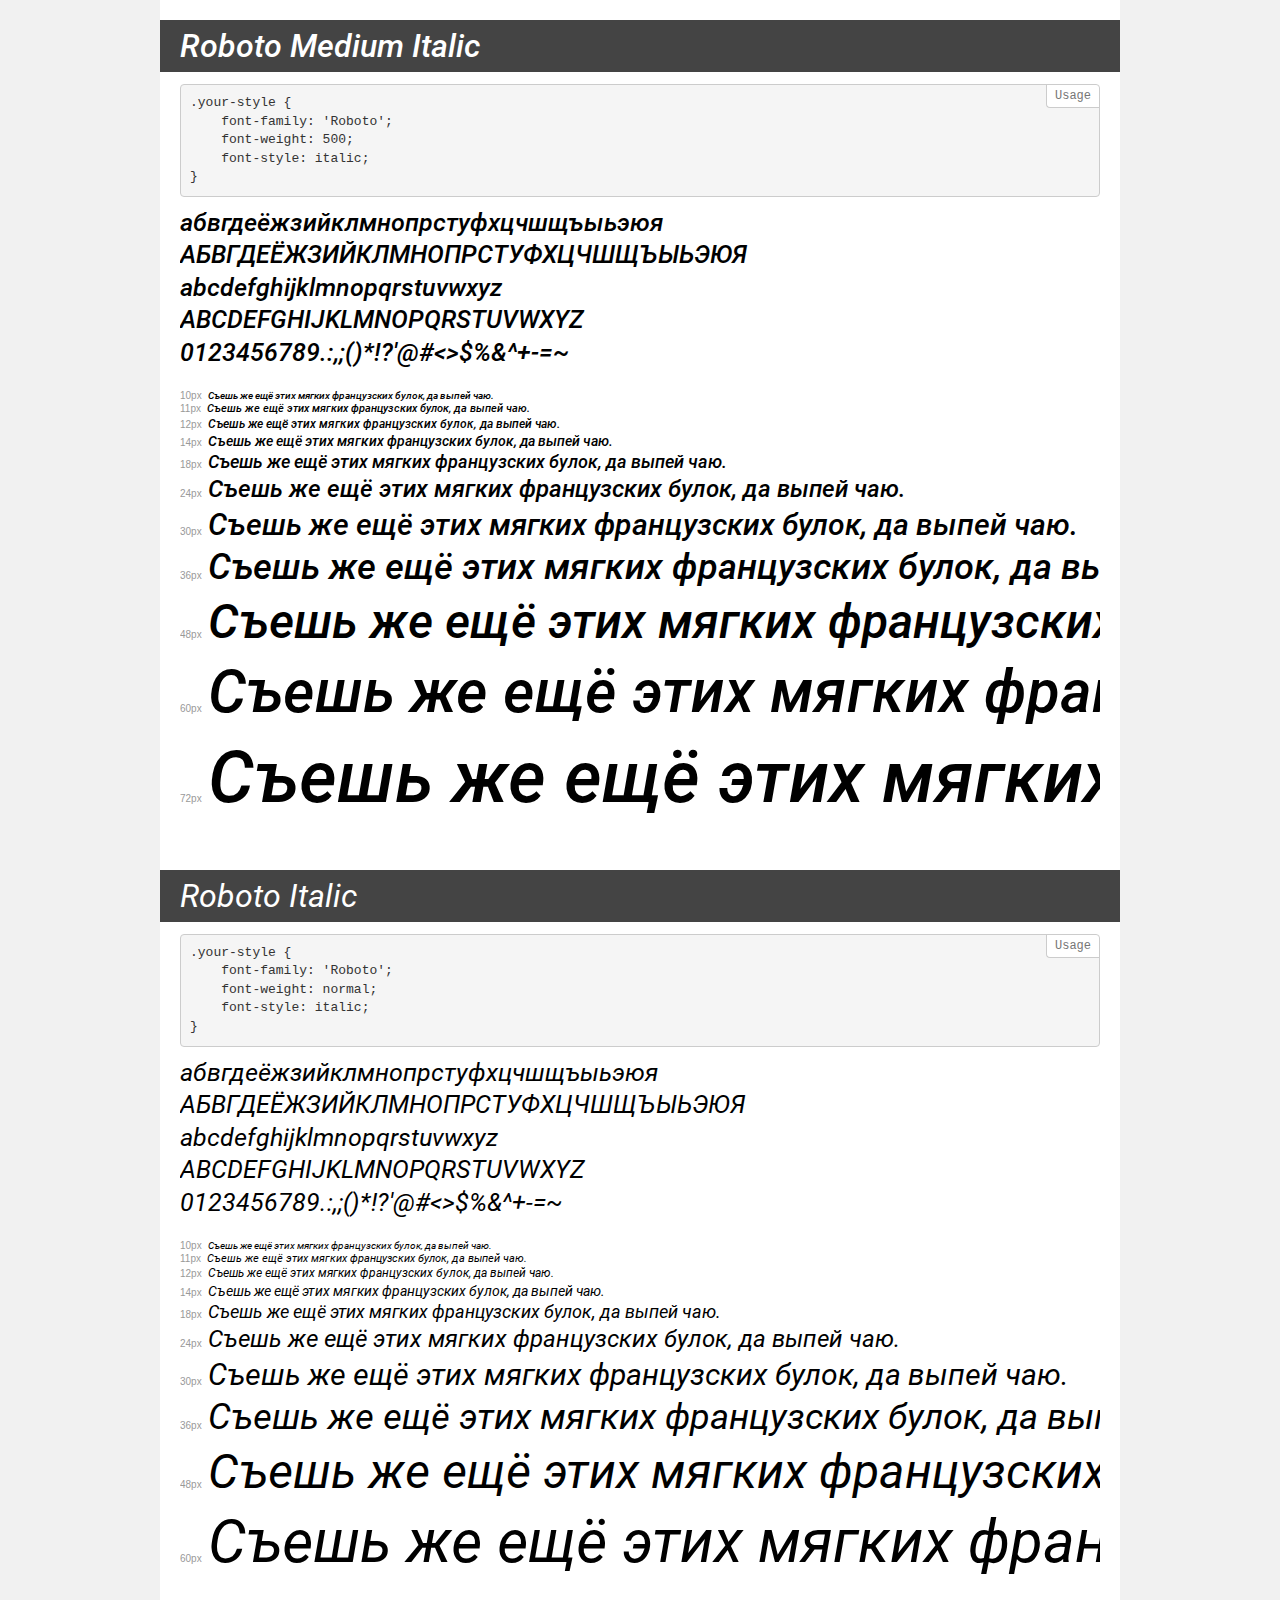
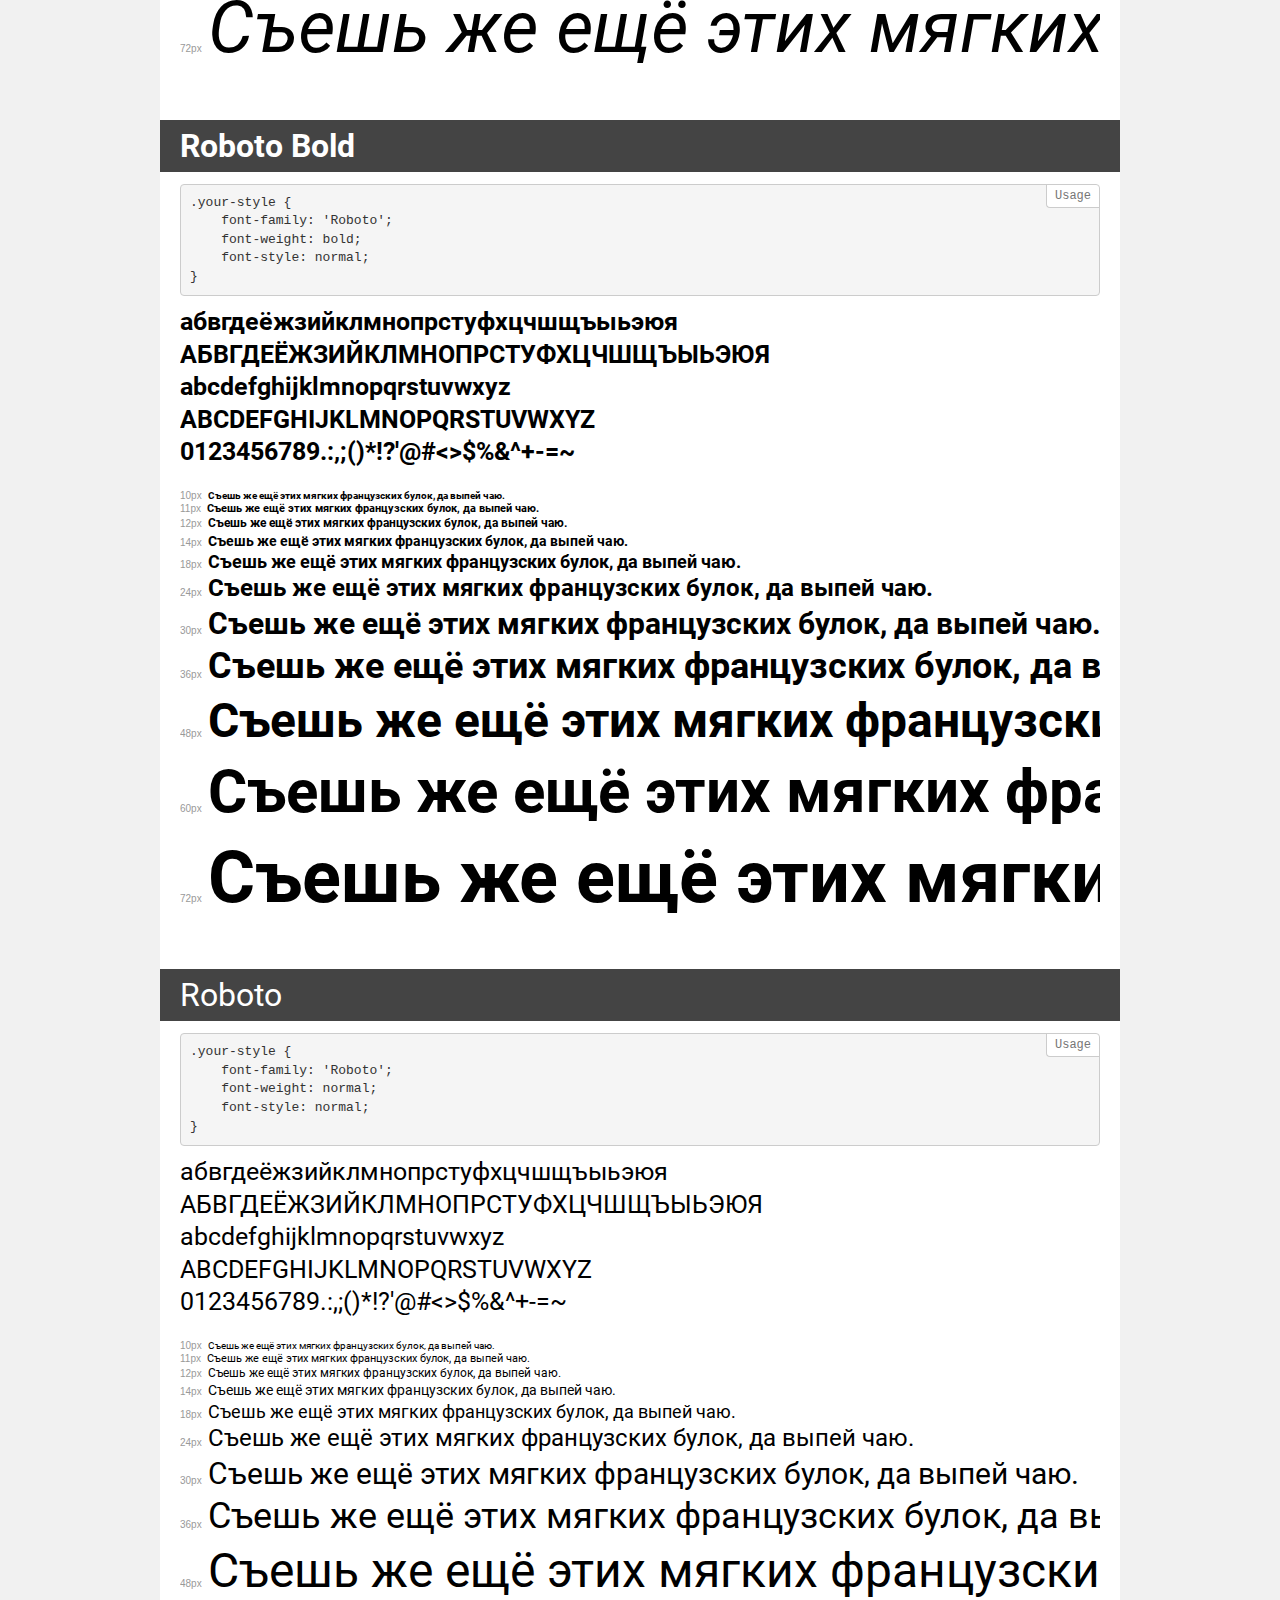
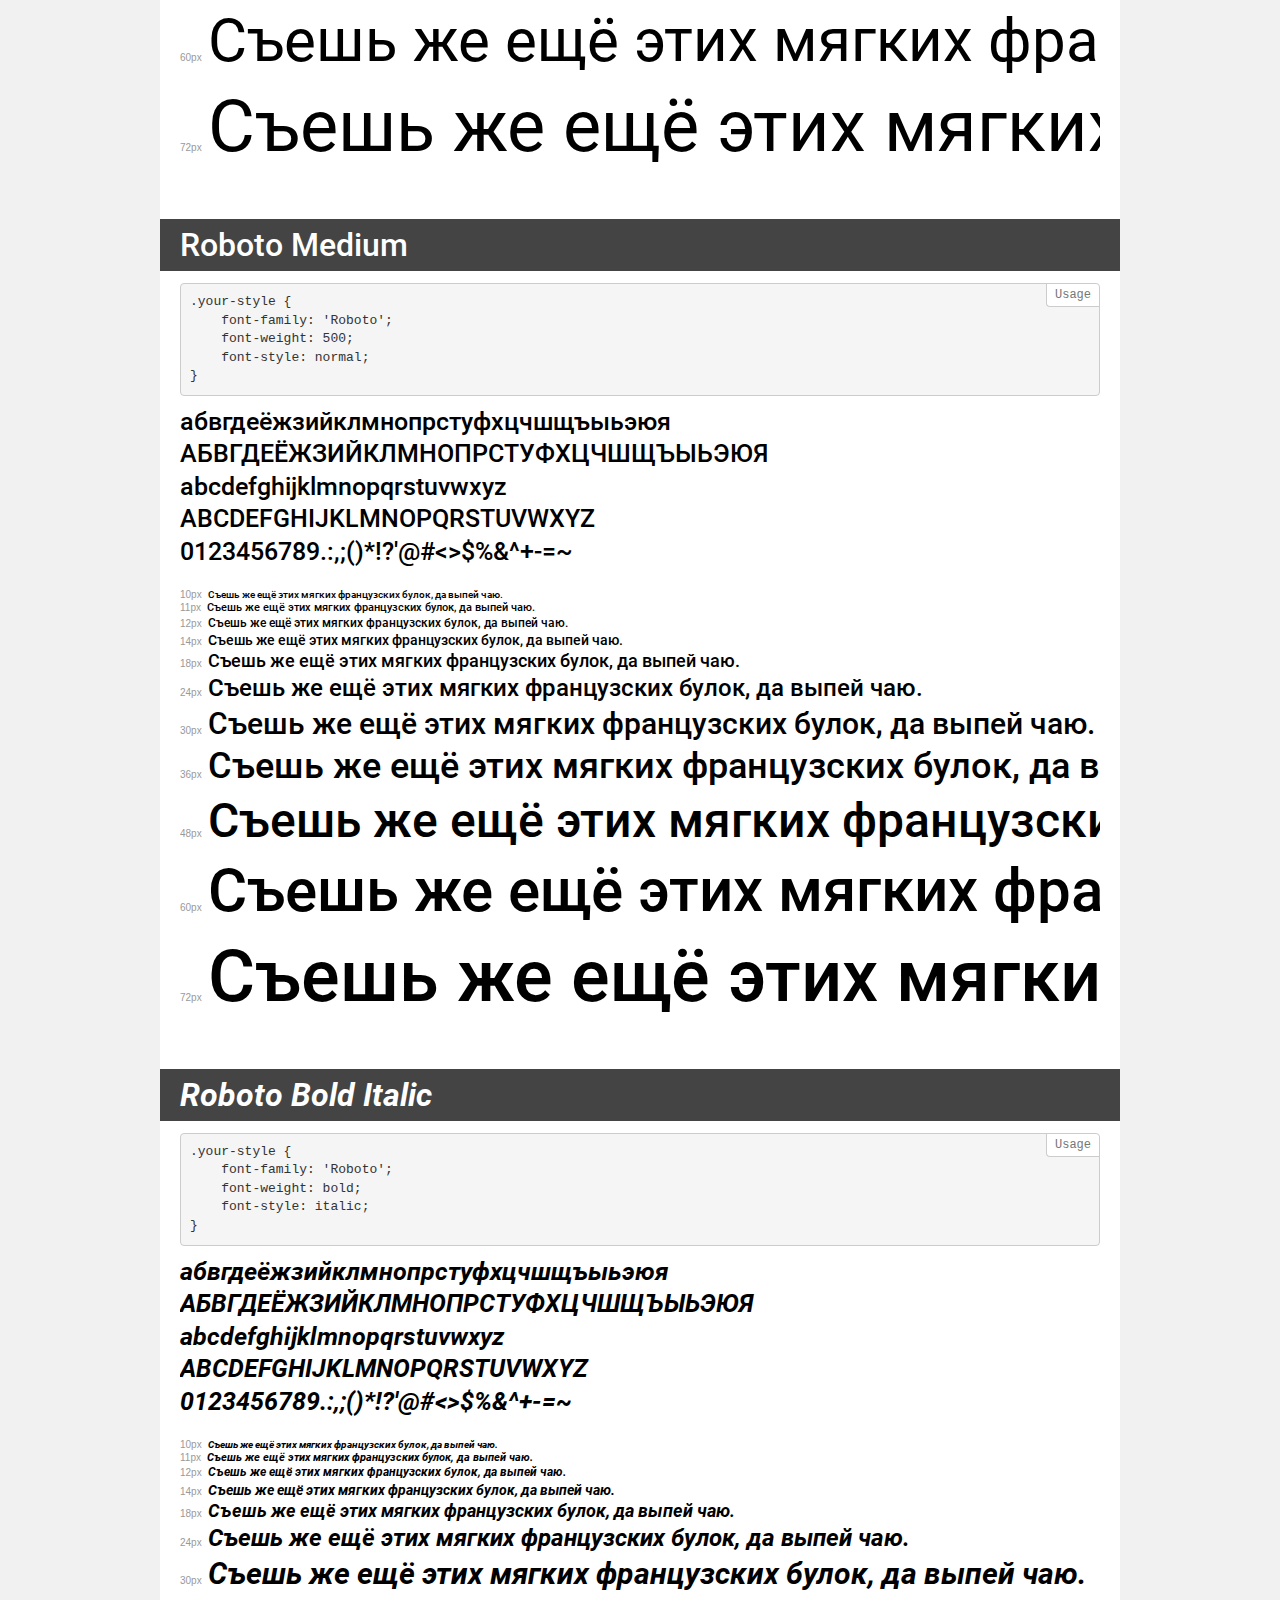
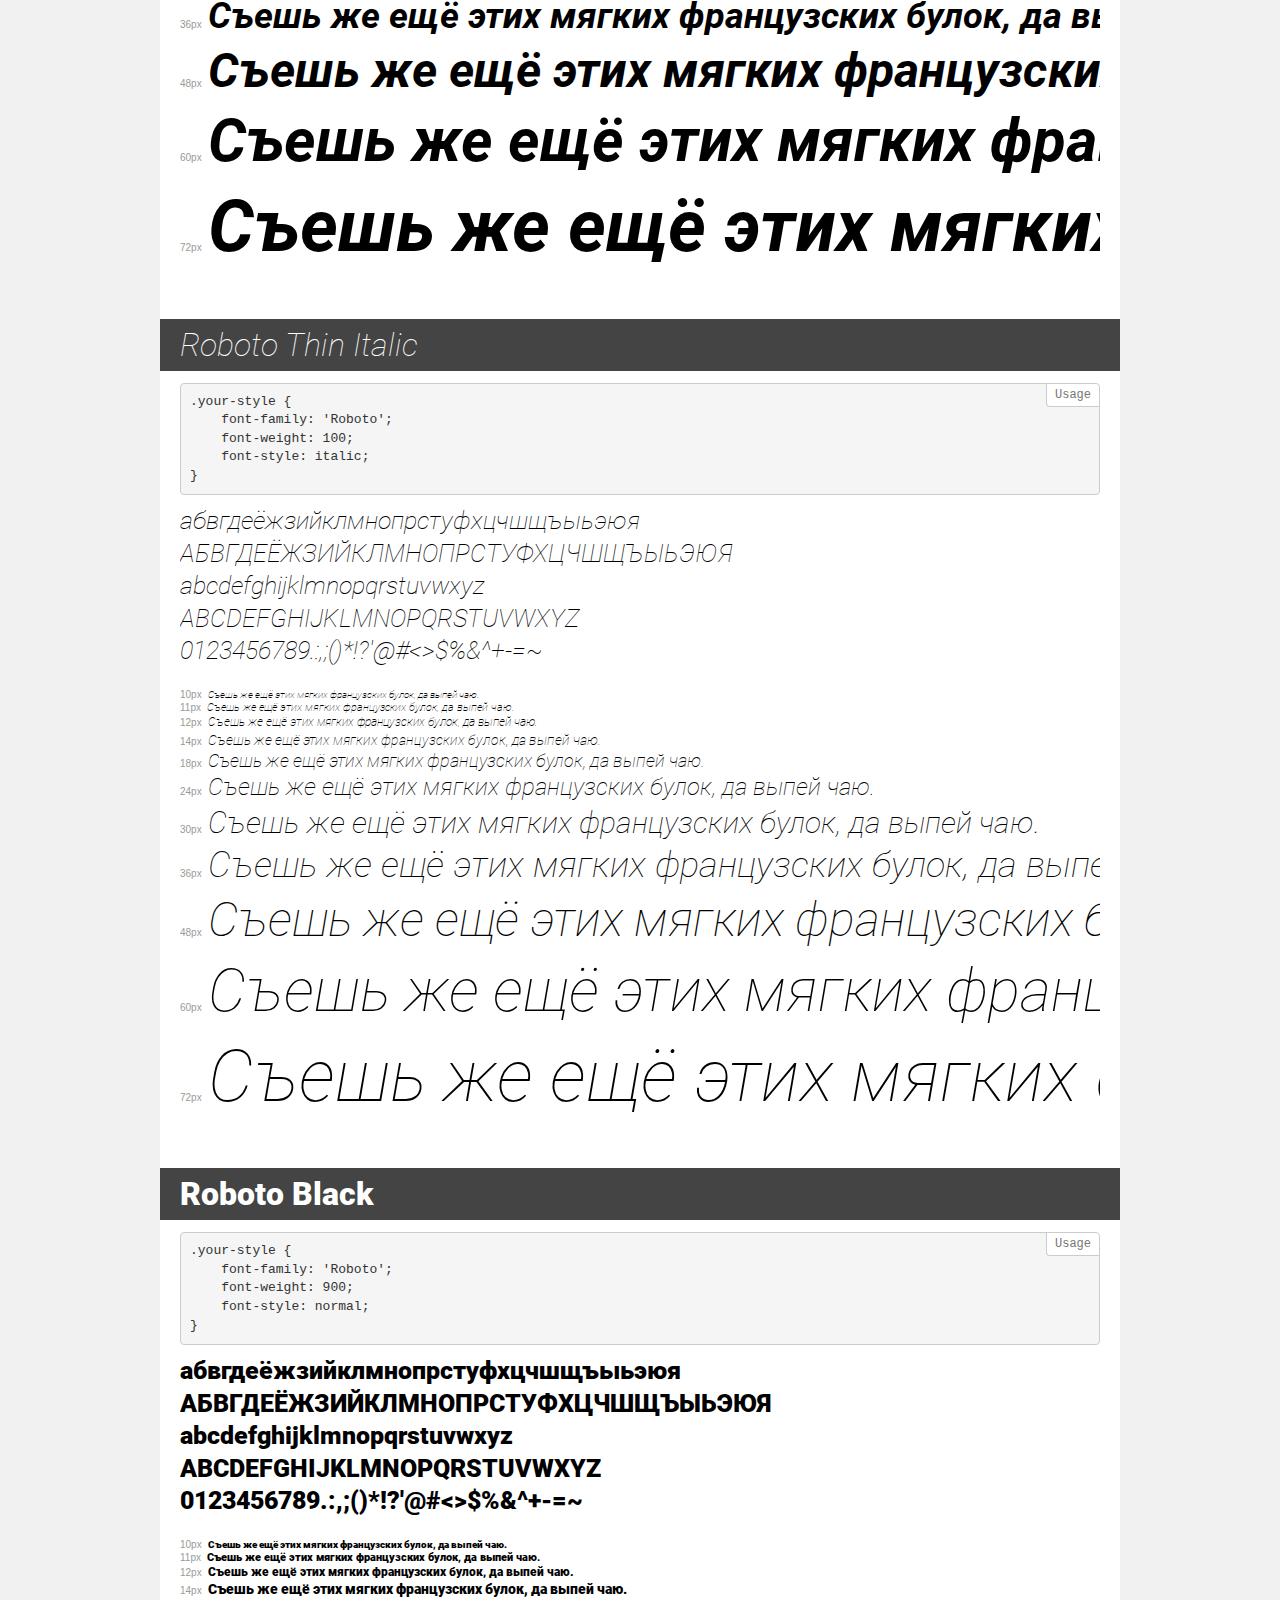
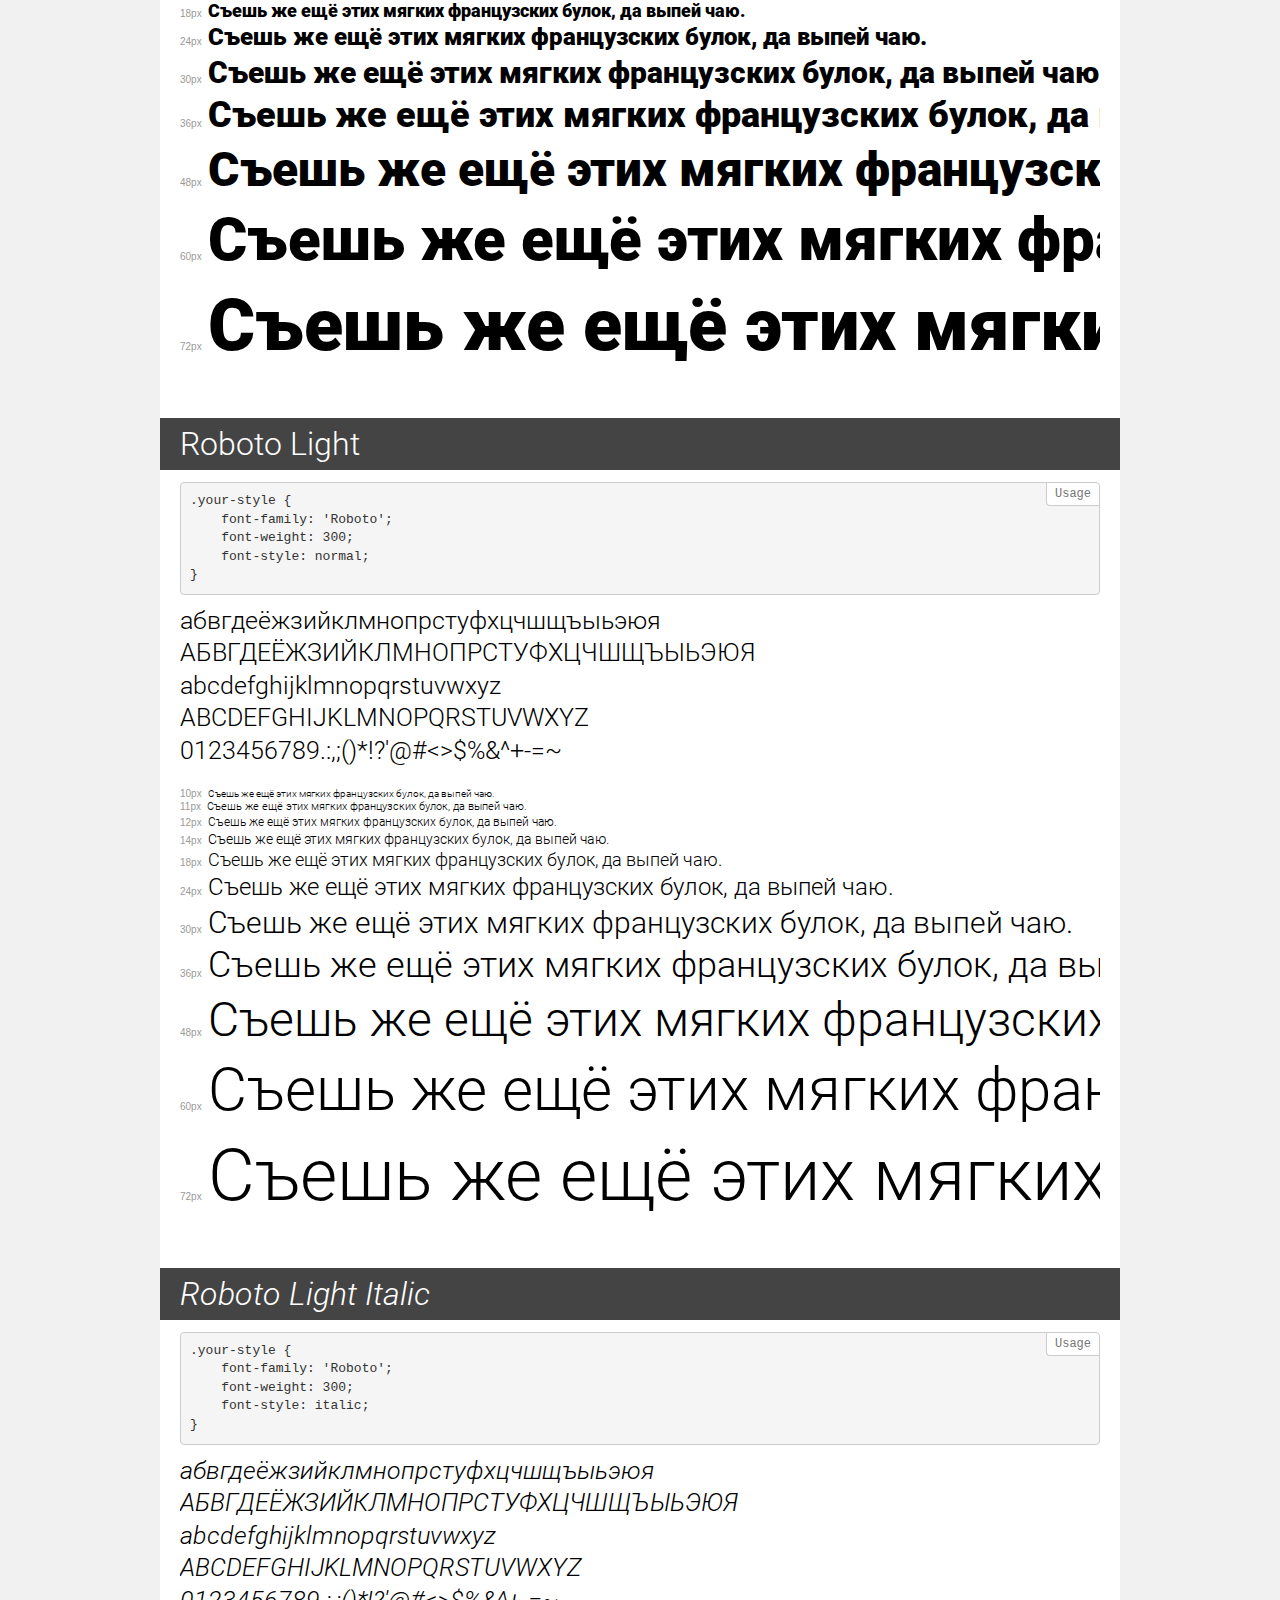
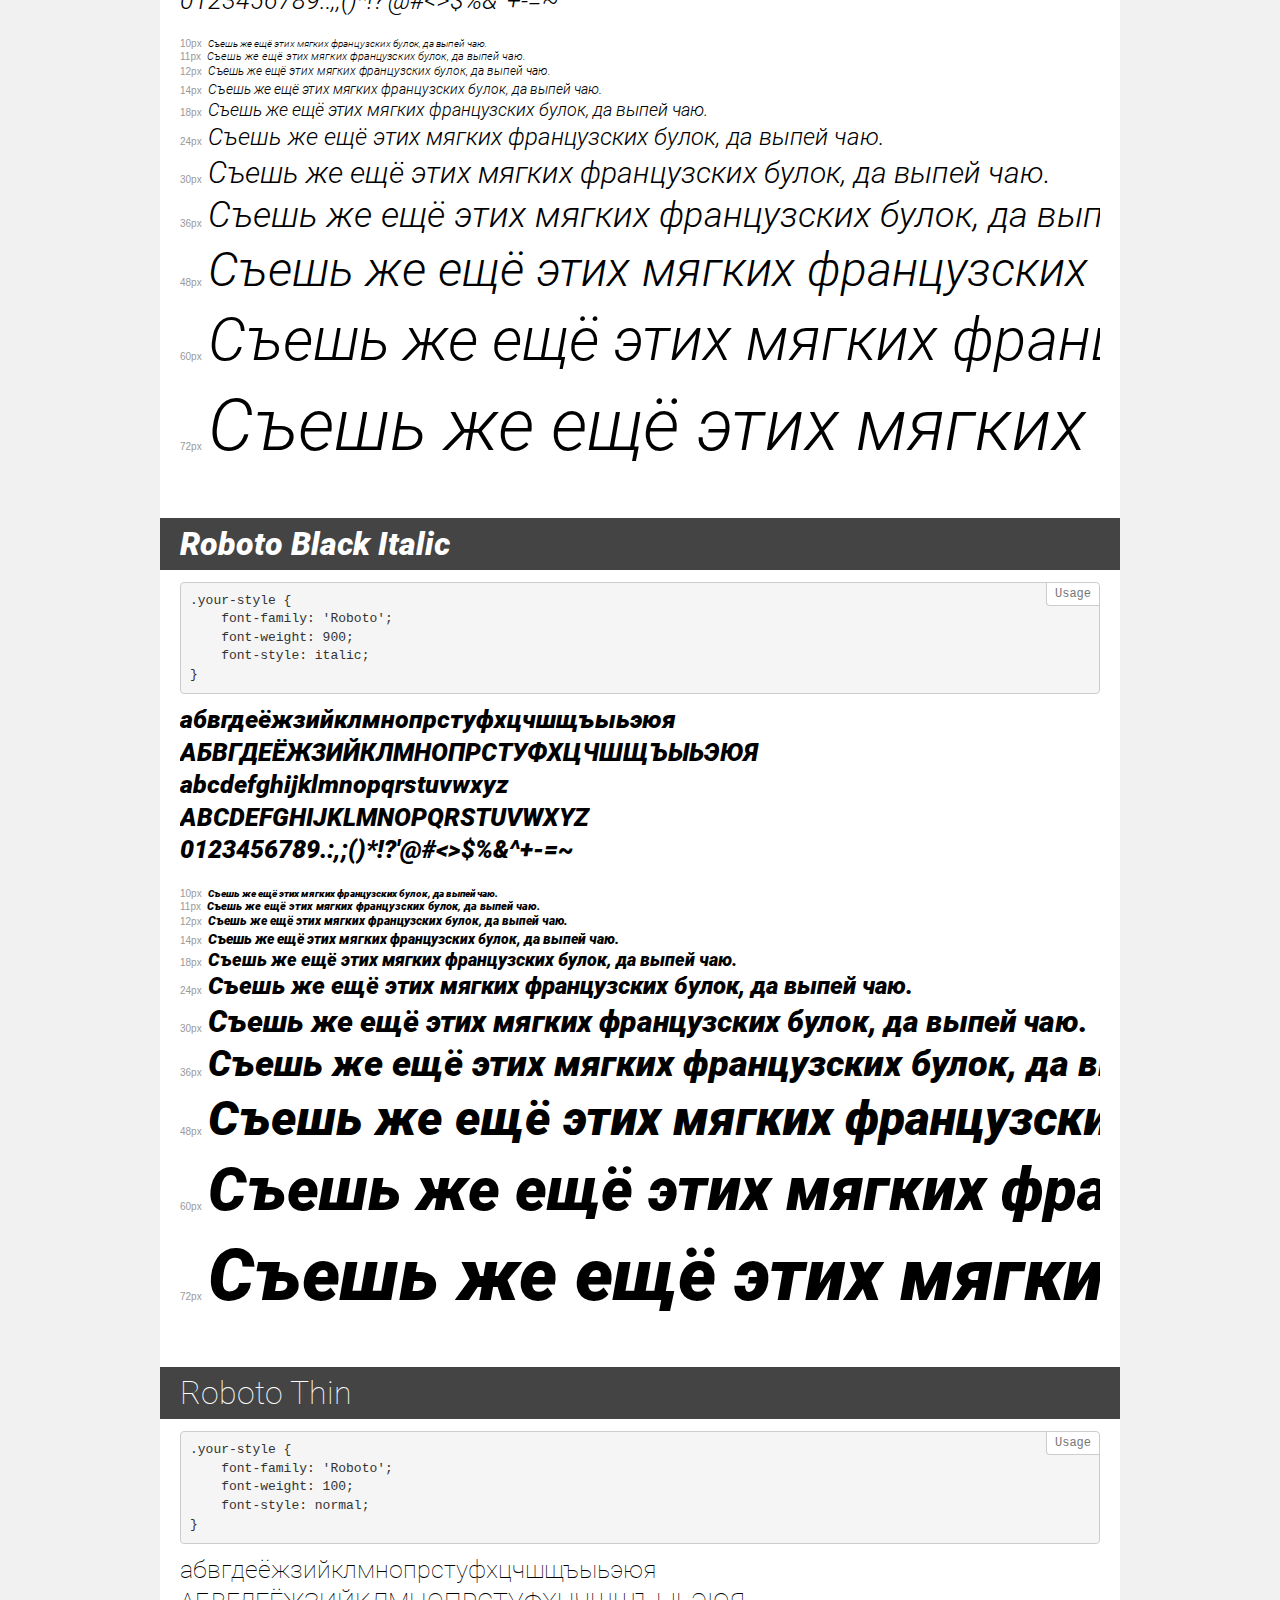
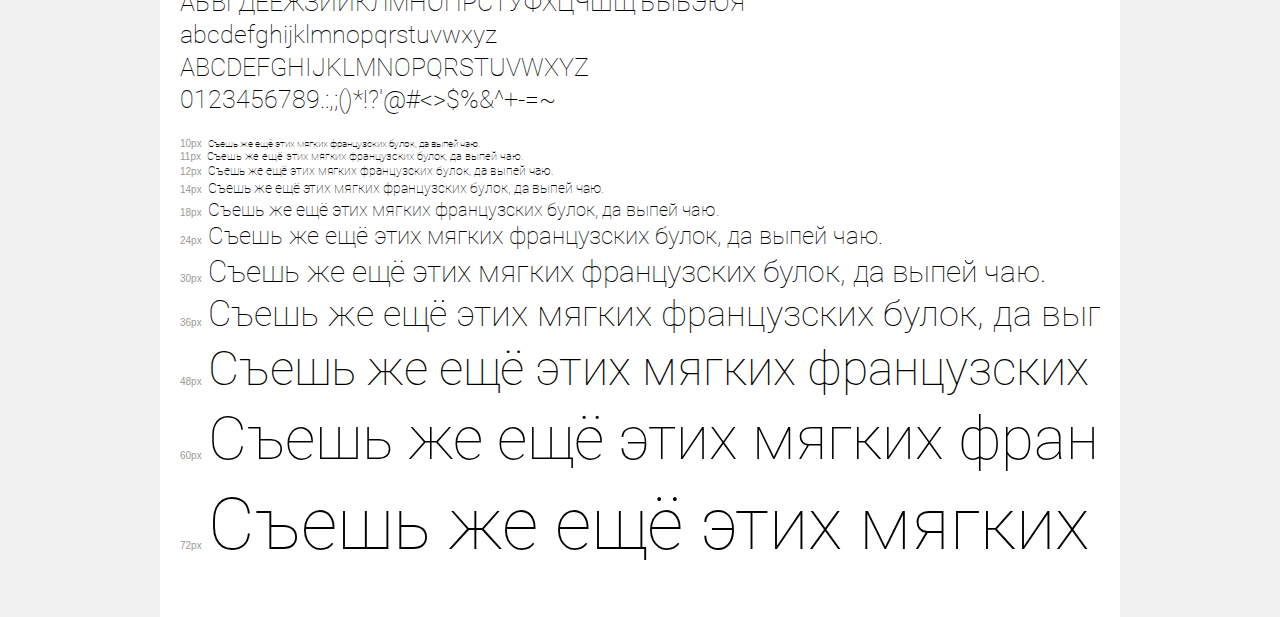
<file: font/roboto/demo.html>
<!DOCTYPE html>
<html>
<head>
    <meta charset="utf-8">
    <meta http-equiv="X-UA-Compatible" content="IE=edge">
    <meta name="viewport" content="width=device-width, initial-scale=1">
    <meta name="robots" content="noindex, noarchive">
    <title>Transfonter demo</title>
    <link href="stylesheet.css" rel="stylesheet">
    <style>
        /*
        http://meyerweb.com/eric/tools/css/reset/
        v2.0 | 20110126
        License: none (public domain)
        */
        html, body, div, span, applet, object, iframe,
        h1, h2, h3, h4, h5, h6, p, blockquote, pre,
        a, abbr, acronym, address, big, cite, code,
        del, dfn, em, img, ins, kbd, q, s, samp,
        small, strike, strong, sub, sup, tt, var,
        b, u, i, center,
        dl, dt, dd, ol, ul, li,
        fieldset, form, label, legend,
        table, caption, tbody, tfoot, thead, tr, th, td,
        article, aside, canvas, details, embed,
        figure, figcaption, footer, header, hgroup,
        menu, nav, output, ruby, section, summary,
        time, mark, audio, video {
            margin: 0;
            padding: 0;
            border: 0;
            font-size: 100%;
            font: inherit;
            vertical-align: baseline;
        }
        /* HTML5 display-role reset for older browsers */
        article, aside, details, figcaption, figure,
        footer, header, hgroup, menu, nav, section {
            display: block;
        }
        body {
            line-height: 1;
        }
        ol, ul {
            list-style: none;
        }
        blockquote, q {
            quotes: none;
        }
        blockquote:before, blockquote:after,
        q:before, q:after {
            content: '';
            content: none;
        }
        table {
            border-collapse: collapse;
            border-spacing: 0;
        }
        /* common styles */
        body {
            background: #f1f1f1;
            color: #000;
        }
        .page {
            background: #fff;
            width: 920px;
            margin: 0 auto;
            padding: 20px 20px 0 20px;
            overflow: hidden;
        }
        .font-container {
            overflow-x: auto;
            overflow-y: hidden;
            margin-bottom: 40px;
            line-height: 1.3;
            white-space: nowrap;
            padding-bottom: 5px;
        }
        h1 {
            position: relative;
            background: #444;
            font-size: 32px;
            color: #fff;
            padding: 10px 20px;
            margin: 0 -20px 12px -20px;
        }
        .letters {
            font-size: 25px;
            margin-bottom: 20px;
        }
        .s10:before {
            content: '10px';
        }
        .s11:before {
            content: '11px';
        }
        .s12:before {
            content: '12px';
        }
        .s14:before {
            content: '14px';
        }
        .s18:before {
            content: '18px';
        }
        .s24:before {
            content: '24px';
        }
        .s30:before {
            content: '30px';
        }
        .s36:before {
            content: '36px';
        }
        .s48:before {
            content: '48px';
        }
        .s60:before {
            content: '60px';
        }
        .s72:before {
            content: '72px';
        }
        .s10:before, .s11:before, .s12:before, .s14:before,
        .s18:before, .s24:before, .s30:before, .s36:before,
        .s48:before, .s60:before, .s72:before {
            font-family: Arial, sans-serif;
            font-size: 10px;
            font-weight: normal;
            font-style: normal;
            color: #999;
            padding-right: 6px;
        }
        pre {
            display: block;
            position: relative;
            padding: 9px;
            margin: 0 0 10px;
            font-family: Monaco, Menlo, Consolas, "Courier New", monospace !important;
            font-size: 13px;
            line-height: 1.428571429;
            color: #333;
            font-weight: normal !important;
            font-style: normal !important;
            background-color: #f5f5f5;
            border: 1px solid #ccc;
            overflow-x: auto;
            border-radius: 4px;
        }
        pre:after {
            display: block;
            position: absolute;
            right: 0;
            top: 0;
            content: 'Usage';
            line-height: 1;
            padding: 5px 8px;
            font-size: 12px;
            color: #767676;
            background-color: #fff;
            border: 1px solid #ccc;
            border-right: none;
            border-top: none;
            border-radius: 0 4px 0 4px;
            z-index: 10;
        }
        /* responsive */
        @media (max-width: 959px) {
            .page {
                width: auto;
                margin: 0;
            }
        }
    </style>
</head>
<body>
<div class="page">
    <div class="demo" style="font-family: 'Roboto'; font-weight: 500; font-style: italic;">
        <h1>Roboto Medium Italic</h1>
        <pre>.your-style {
    font-family: 'Roboto';
    font-weight: 500;
    font-style: italic;
}</pre>
        <div class="font-container">
            <p class="letters">
                абвгдеёжзийклмнопрстуфхцчшщъыьэюя<br>
АБВГДЕЁЖЗИЙКЛМНОПРСТУФХЦЧШЩЪЫЬЭЮЯ<br>
abcdefghijklmnopqrstuvwxyz<br>
ABCDEFGHIJKLMNOPQRSTUVWXYZ<br>
                0123456789.:,;()*!?'@#<>$%&^+-=~
            </p>
            <p class="s10" style="font-size: 10px;">Съешь же ещё этих мягких французских булок, да выпей чаю.</p>
            <p class="s11" style="font-size: 11px;">Съешь же ещё этих мягких французских булок, да выпей чаю.</p>
            <p class="s12" style="font-size: 12px;">Съешь же ещё этих мягких французских булок, да выпей чаю.</p>
            <p class="s14" style="font-size: 14px;">Съешь же ещё этих мягких французских булок, да выпей чаю.</p>
            <p class="s18" style="font-size: 18px;">Съешь же ещё этих мягких французских булок, да выпей чаю.</p>
            <p class="s24" style="font-size: 24px;">Съешь же ещё этих мягких французских булок, да выпей чаю.</p>
            <p class="s30" style="font-size: 30px;">Съешь же ещё этих мягких французских булок, да выпей чаю.</p>
            <p class="s36" style="font-size: 36px;">Съешь же ещё этих мягких французских булок, да выпей чаю.</p>
            <p class="s48" style="font-size: 48px;">Съешь же ещё этих мягких французских булок, да выпей чаю.</p>
            <p class="s60" style="font-size: 60px;">Съешь же ещё этих мягких французских булок, да выпей чаю.</p>
            <p class="s72" style="font-size: 72px;">Съешь же ещё этих мягких французских булок, да выпей чаю.</p>
        </div>
    </div>
    <div class="demo" style="font-family: 'Roboto'; font-weight: normal; font-style: italic;">
        <h1>Roboto Italic</h1>
        <pre>.your-style {
    font-family: 'Roboto';
    font-weight: normal;
    font-style: italic;
}</pre>
        <div class="font-container">
            <p class="letters">
                абвгдеёжзийклмнопрстуфхцчшщъыьэюя<br>
АБВГДЕЁЖЗИЙКЛМНОПРСТУФХЦЧШЩЪЫЬЭЮЯ<br>
abcdefghijklmnopqrstuvwxyz<br>
ABCDEFGHIJKLMNOPQRSTUVWXYZ<br>
                0123456789.:,;()*!?'@#<>$%&^+-=~
            </p>
            <p class="s10" style="font-size: 10px;">Съешь же ещё этих мягких французских булок, да выпей чаю.</p>
            <p class="s11" style="font-size: 11px;">Съешь же ещё этих мягких французских булок, да выпей чаю.</p>
            <p class="s12" style="font-size: 12px;">Съешь же ещё этих мягких французских булок, да выпей чаю.</p>
            <p class="s14" style="font-size: 14px;">Съешь же ещё этих мягких французских булок, да выпей чаю.</p>
            <p class="s18" style="font-size: 18px;">Съешь же ещё этих мягких французских булок, да выпей чаю.</p>
            <p class="s24" style="font-size: 24px;">Съешь же ещё этих мягких французских булок, да выпей чаю.</p>
            <p class="s30" style="font-size: 30px;">Съешь же ещё этих мягких французских булок, да выпей чаю.</p>
            <p class="s36" style="font-size: 36px;">Съешь же ещё этих мягких французских булок, да выпей чаю.</p>
            <p class="s48" style="font-size: 48px;">Съешь же ещё этих мягких французских булок, да выпей чаю.</p>
            <p class="s60" style="font-size: 60px;">Съешь же ещё этих мягких французских булок, да выпей чаю.</p>
            <p class="s72" style="font-size: 72px;">Съешь же ещё этих мягких французских булок, да выпей чаю.</p>
        </div>
    </div>
    <div class="demo" style="font-family: 'Roboto'; font-weight: bold; font-style: normal;">
        <h1>Roboto Bold</h1>
        <pre>.your-style {
    font-family: 'Roboto';
    font-weight: bold;
    font-style: normal;
}</pre>
        <div class="font-container">
            <p class="letters">
                абвгдеёжзийклмнопрстуфхцчшщъыьэюя<br>
АБВГДЕЁЖЗИЙКЛМНОПРСТУФХЦЧШЩЪЫЬЭЮЯ<br>
abcdefghijklmnopqrstuvwxyz<br>
ABCDEFGHIJKLMNOPQRSTUVWXYZ<br>
                0123456789.:,;()*!?'@#<>$%&^+-=~
            </p>
            <p class="s10" style="font-size: 10px;">Съешь же ещё этих мягких французских булок, да выпей чаю.</p>
            <p class="s11" style="font-size: 11px;">Съешь же ещё этих мягких французских булок, да выпей чаю.</p>
            <p class="s12" style="font-size: 12px;">Съешь же ещё этих мягких французских булок, да выпей чаю.</p>
            <p class="s14" style="font-size: 14px;">Съешь же ещё этих мягких французских булок, да выпей чаю.</p>
            <p class="s18" style="font-size: 18px;">Съешь же ещё этих мягких французских булок, да выпей чаю.</p>
            <p class="s24" style="font-size: 24px;">Съешь же ещё этих мягких французских булок, да выпей чаю.</p>
            <p class="s30" style="font-size: 30px;">Съешь же ещё этих мягких французских булок, да выпей чаю.</p>
            <p class="s36" style="font-size: 36px;">Съешь же ещё этих мягких французских булок, да выпей чаю.</p>
            <p class="s48" style="font-size: 48px;">Съешь же ещё этих мягких французских булок, да выпей чаю.</p>
            <p class="s60" style="font-size: 60px;">Съешь же ещё этих мягких французских булок, да выпей чаю.</p>
            <p class="s72" style="font-size: 72px;">Съешь же ещё этих мягких французских булок, да выпей чаю.</p>
        </div>
    </div>
    <div class="demo" style="font-family: 'Roboto'; font-weight: normal; font-style: normal;">
        <h1>Roboto</h1>
        <pre>.your-style {
    font-family: 'Roboto';
    font-weight: normal;
    font-style: normal;
}</pre>
        <div class="font-container">
            <p class="letters">
                абвгдеёжзийклмнопрстуфхцчшщъыьэюя<br>
АБВГДЕЁЖЗИЙКЛМНОПРСТУФХЦЧШЩЪЫЬЭЮЯ<br>
abcdefghijklmnopqrstuvwxyz<br>
ABCDEFGHIJKLMNOPQRSTUVWXYZ<br>
                0123456789.:,;()*!?'@#<>$%&^+-=~
            </p>
            <p class="s10" style="font-size: 10px;">Съешь же ещё этих мягких французских булок, да выпей чаю.</p>
            <p class="s11" style="font-size: 11px;">Съешь же ещё этих мягких французских булок, да выпей чаю.</p>
            <p class="s12" style="font-size: 12px;">Съешь же ещё этих мягких французских булок, да выпей чаю.</p>
            <p class="s14" style="font-size: 14px;">Съешь же ещё этих мягких французских булок, да выпей чаю.</p>
            <p class="s18" style="font-size: 18px;">Съешь же ещё этих мягких французских булок, да выпей чаю.</p>
            <p class="s24" style="font-size: 24px;">Съешь же ещё этих мягких французских булок, да выпей чаю.</p>
            <p class="s30" style="font-size: 30px;">Съешь же ещё этих мягких французских булок, да выпей чаю.</p>
            <p class="s36" style="font-size: 36px;">Съешь же ещё этих мягких французских булок, да выпей чаю.</p>
            <p class="s48" style="font-size: 48px;">Съешь же ещё этих мягких французских булок, да выпей чаю.</p>
            <p class="s60" style="font-size: 60px;">Съешь же ещё этих мягких французских булок, да выпей чаю.</p>
            <p class="s72" style="font-size: 72px;">Съешь же ещё этих мягких французских булок, да выпей чаю.</p>
        </div>
    </div>
    <div class="demo" style="font-family: 'Roboto'; font-weight: 500; font-style: normal;">
        <h1>Roboto Medium</h1>
        <pre>.your-style {
    font-family: 'Roboto';
    font-weight: 500;
    font-style: normal;
}</pre>
        <div class="font-container">
            <p class="letters">
                абвгдеёжзийклмнопрстуфхцчшщъыьэюя<br>
АБВГДЕЁЖЗИЙКЛМНОПРСТУФХЦЧШЩЪЫЬЭЮЯ<br>
abcdefghijklmnopqrstuvwxyz<br>
ABCDEFGHIJKLMNOPQRSTUVWXYZ<br>
                0123456789.:,;()*!?'@#<>$%&^+-=~
            </p>
            <p class="s10" style="font-size: 10px;">Съешь же ещё этих мягких французских булок, да выпей чаю.</p>
            <p class="s11" style="font-size: 11px;">Съешь же ещё этих мягких французских булок, да выпей чаю.</p>
            <p class="s12" style="font-size: 12px;">Съешь же ещё этих мягких французских булок, да выпей чаю.</p>
            <p class="s14" style="font-size: 14px;">Съешь же ещё этих мягких французских булок, да выпей чаю.</p>
            <p class="s18" style="font-size: 18px;">Съешь же ещё этих мягких французских булок, да выпей чаю.</p>
            <p class="s24" style="font-size: 24px;">Съешь же ещё этих мягких французских булок, да выпей чаю.</p>
            <p class="s30" style="font-size: 30px;">Съешь же ещё этих мягких французских булок, да выпей чаю.</p>
            <p class="s36" style="font-size: 36px;">Съешь же ещё этих мягких французских булок, да выпей чаю.</p>
            <p class="s48" style="font-size: 48px;">Съешь же ещё этих мягких французских булок, да выпей чаю.</p>
            <p class="s60" style="font-size: 60px;">Съешь же ещё этих мягких французских булок, да выпей чаю.</p>
            <p class="s72" style="font-size: 72px;">Съешь же ещё этих мягких французских булок, да выпей чаю.</p>
        </div>
    </div>
    <div class="demo" style="font-family: 'Roboto'; font-weight: bold; font-style: italic;">
        <h1>Roboto Bold Italic</h1>
        <pre>.your-style {
    font-family: 'Roboto';
    font-weight: bold;
    font-style: italic;
}</pre>
        <div class="font-container">
            <p class="letters">
                абвгдеёжзийклмнопрстуфхцчшщъыьэюя<br>
АБВГДЕЁЖЗИЙКЛМНОПРСТУФХЦЧШЩЪЫЬЭЮЯ<br>
abcdefghijklmnopqrstuvwxyz<br>
ABCDEFGHIJKLMNOPQRSTUVWXYZ<br>
                0123456789.:,;()*!?'@#<>$%&^+-=~
            </p>
            <p class="s10" style="font-size: 10px;">Съешь же ещё этих мягких французских булок, да выпей чаю.</p>
            <p class="s11" style="font-size: 11px;">Съешь же ещё этих мягких французских булок, да выпей чаю.</p>
            <p class="s12" style="font-size: 12px;">Съешь же ещё этих мягких французских булок, да выпей чаю.</p>
            <p class="s14" style="font-size: 14px;">Съешь же ещё этих мягких французских булок, да выпей чаю.</p>
            <p class="s18" style="font-size: 18px;">Съешь же ещё этих мягких французских булок, да выпей чаю.</p>
            <p class="s24" style="font-size: 24px;">Съешь же ещё этих мягких французских булок, да выпей чаю.</p>
            <p class="s30" style="font-size: 30px;">Съешь же ещё этих мягких французских булок, да выпей чаю.</p>
            <p class="s36" style="font-size: 36px;">Съешь же ещё этих мягких французских булок, да выпей чаю.</p>
            <p class="s48" style="font-size: 48px;">Съешь же ещё этих мягких французских булок, да выпей чаю.</p>
            <p class="s60" style="font-size: 60px;">Съешь же ещё этих мягких французских булок, да выпей чаю.</p>
            <p class="s72" style="font-size: 72px;">Съешь же ещё этих мягких французских булок, да выпей чаю.</p>
        </div>
    </div>
    <div class="demo" style="font-family: 'Roboto'; font-weight: 100; font-style: italic;">
        <h1>Roboto Thin Italic</h1>
        <pre>.your-style {
    font-family: 'Roboto';
    font-weight: 100;
    font-style: italic;
}</pre>
        <div class="font-container">
            <p class="letters">
                абвгдеёжзийклмнопрстуфхцчшщъыьэюя<br>
АБВГДЕЁЖЗИЙКЛМНОПРСТУФХЦЧШЩЪЫЬЭЮЯ<br>
abcdefghijklmnopqrstuvwxyz<br>
ABCDEFGHIJKLMNOPQRSTUVWXYZ<br>
                0123456789.:,;()*!?'@#<>$%&^+-=~
            </p>
            <p class="s10" style="font-size: 10px;">Съешь же ещё этих мягких французских булок, да выпей чаю.</p>
            <p class="s11" style="font-size: 11px;">Съешь же ещё этих мягких французских булок, да выпей чаю.</p>
            <p class="s12" style="font-size: 12px;">Съешь же ещё этих мягких французских булок, да выпей чаю.</p>
            <p class="s14" style="font-size: 14px;">Съешь же ещё этих мягких французских булок, да выпей чаю.</p>
            <p class="s18" style="font-size: 18px;">Съешь же ещё этих мягких французских булок, да выпей чаю.</p>
            <p class="s24" style="font-size: 24px;">Съешь же ещё этих мягких французских булок, да выпей чаю.</p>
            <p class="s30" style="font-size: 30px;">Съешь же ещё этих мягких французских булок, да выпей чаю.</p>
            <p class="s36" style="font-size: 36px;">Съешь же ещё этих мягких французских булок, да выпей чаю.</p>
            <p class="s48" style="font-size: 48px;">Съешь же ещё этих мягких французских булок, да выпей чаю.</p>
            <p class="s60" style="font-size: 60px;">Съешь же ещё этих мягких французских булок, да выпей чаю.</p>
            <p class="s72" style="font-size: 72px;">Съешь же ещё этих мягких французских булок, да выпей чаю.</p>
        </div>
    </div>
    <div class="demo" style="font-family: 'Roboto'; font-weight: 900; font-style: normal;">
        <h1>Roboto Black</h1>
        <pre>.your-style {
    font-family: 'Roboto';
    font-weight: 900;
    font-style: normal;
}</pre>
        <div class="font-container">
            <p class="letters">
                абвгдеёжзийклмнопрстуфхцчшщъыьэюя<br>
АБВГДЕЁЖЗИЙКЛМНОПРСТУФХЦЧШЩЪЫЬЭЮЯ<br>
abcdefghijklmnopqrstuvwxyz<br>
ABCDEFGHIJKLMNOPQRSTUVWXYZ<br>
                0123456789.:,;()*!?'@#<>$%&^+-=~
            </p>
            <p class="s10" style="font-size: 10px;">Съешь же ещё этих мягких французских булок, да выпей чаю.</p>
            <p class="s11" style="font-size: 11px;">Съешь же ещё этих мягких французских булок, да выпей чаю.</p>
            <p class="s12" style="font-size: 12px;">Съешь же ещё этих мягких французских булок, да выпей чаю.</p>
            <p class="s14" style="font-size: 14px;">Съешь же ещё этих мягких французских булок, да выпей чаю.</p>
            <p class="s18" style="font-size: 18px;">Съешь же ещё этих мягких французских булок, да выпей чаю.</p>
            <p class="s24" style="font-size: 24px;">Съешь же ещё этих мягких французских булок, да выпей чаю.</p>
            <p class="s30" style="font-size: 30px;">Съешь же ещё этих мягких французских булок, да выпей чаю.</p>
            <p class="s36" style="font-size: 36px;">Съешь же ещё этих мягких французских булок, да выпей чаю.</p>
            <p class="s48" style="font-size: 48px;">Съешь же ещё этих мягких французских булок, да выпей чаю.</p>
            <p class="s60" style="font-size: 60px;">Съешь же ещё этих мягких французских булок, да выпей чаю.</p>
            <p class="s72" style="font-size: 72px;">Съешь же ещё этих мягких французских булок, да выпей чаю.</p>
        </div>
    </div>
    <div class="demo" style="font-family: 'Roboto'; font-weight: 300; font-style: normal;">
        <h1>Roboto Light</h1>
        <pre>.your-style {
    font-family: 'Roboto';
    font-weight: 300;
    font-style: normal;
}</pre>
        <div class="font-container">
            <p class="letters">
                абвгдеёжзийклмнопрстуфхцчшщъыьэюя<br>
АБВГДЕЁЖЗИЙКЛМНОПРСТУФХЦЧШЩЪЫЬЭЮЯ<br>
abcdefghijklmnopqrstuvwxyz<br>
ABCDEFGHIJKLMNOPQRSTUVWXYZ<br>
                0123456789.:,;()*!?'@#<>$%&^+-=~
            </p>
            <p class="s10" style="font-size: 10px;">Съешь же ещё этих мягких французских булок, да выпей чаю.</p>
            <p class="s11" style="font-size: 11px;">Съешь же ещё этих мягких французских булок, да выпей чаю.</p>
            <p class="s12" style="font-size: 12px;">Съешь же ещё этих мягких французских булок, да выпей чаю.</p>
            <p class="s14" style="font-size: 14px;">Съешь же ещё этих мягких французских булок, да выпей чаю.</p>
            <p class="s18" style="font-size: 18px;">Съешь же ещё этих мягких французских булок, да выпей чаю.</p>
            <p class="s24" style="font-size: 24px;">Съешь же ещё этих мягких французских булок, да выпей чаю.</p>
            <p class="s30" style="font-size: 30px;">Съешь же ещё этих мягких французских булок, да выпей чаю.</p>
            <p class="s36" style="font-size: 36px;">Съешь же ещё этих мягких французских булок, да выпей чаю.</p>
            <p class="s48" style="font-size: 48px;">Съешь же ещё этих мягких французских булок, да выпей чаю.</p>
            <p class="s60" style="font-size: 60px;">Съешь же ещё этих мягких французских булок, да выпей чаю.</p>
            <p class="s72" style="font-size: 72px;">Съешь же ещё этих мягких французских булок, да выпей чаю.</p>
        </div>
    </div>
    <div class="demo" style="font-family: 'Roboto'; font-weight: 300; font-style: italic;">
        <h1>Roboto Light Italic</h1>
        <pre>.your-style {
    font-family: 'Roboto';
    font-weight: 300;
    font-style: italic;
}</pre>
        <div class="font-container">
            <p class="letters">
                абвгдеёжзийклмнопрстуфхцчшщъыьэюя<br>
АБВГДЕЁЖЗИЙКЛМНОПРСТУФХЦЧШЩЪЫЬЭЮЯ<br>
abcdefghijklmnopqrstuvwxyz<br>
ABCDEFGHIJKLMNOPQRSTUVWXYZ<br>
                0123456789.:,;()*!?'@#<>$%&^+-=~
            </p>
            <p class="s10" style="font-size: 10px;">Съешь же ещё этих мягких французских булок, да выпей чаю.</p>
            <p class="s11" style="font-size: 11px;">Съешь же ещё этих мягких французских булок, да выпей чаю.</p>
            <p class="s12" style="font-size: 12px;">Съешь же ещё этих мягких французских булок, да выпей чаю.</p>
            <p class="s14" style="font-size: 14px;">Съешь же ещё этих мягких французских булок, да выпей чаю.</p>
            <p class="s18" style="font-size: 18px;">Съешь же ещё этих мягких французских булок, да выпей чаю.</p>
            <p class="s24" style="font-size: 24px;">Съешь же ещё этих мягких французских булок, да выпей чаю.</p>
            <p class="s30" style="font-size: 30px;">Съешь же ещё этих мягких французских булок, да выпей чаю.</p>
            <p class="s36" style="font-size: 36px;">Съешь же ещё этих мягких французских булок, да выпей чаю.</p>
            <p class="s48" style="font-size: 48px;">Съешь же ещё этих мягких французских булок, да выпей чаю.</p>
            <p class="s60" style="font-size: 60px;">Съешь же ещё этих мягких французских булок, да выпей чаю.</p>
            <p class="s72" style="font-size: 72px;">Съешь же ещё этих мягких французских булок, да выпей чаю.</p>
        </div>
    </div>
    <div class="demo" style="font-family: 'Roboto'; font-weight: 900; font-style: italic;">
        <h1>Roboto Black Italic</h1>
        <pre>.your-style {
    font-family: 'Roboto';
    font-weight: 900;
    font-style: italic;
}</pre>
        <div class="font-container">
            <p class="letters">
                абвгдеёжзийклмнопрстуфхцчшщъыьэюя<br>
АБВГДЕЁЖЗИЙКЛМНОПРСТУФХЦЧШЩЪЫЬЭЮЯ<br>
abcdefghijklmnopqrstuvwxyz<br>
ABCDEFGHIJKLMNOPQRSTUVWXYZ<br>
                0123456789.:,;()*!?'@#<>$%&^+-=~
            </p>
            <p class="s10" style="font-size: 10px;">Съешь же ещё этих мягких французских булок, да выпей чаю.</p>
            <p class="s11" style="font-size: 11px;">Съешь же ещё этих мягких французских булок, да выпей чаю.</p>
            <p class="s12" style="font-size: 12px;">Съешь же ещё этих мягких французских булок, да выпей чаю.</p>
            <p class="s14" style="font-size: 14px;">Съешь же ещё этих мягких французских булок, да выпей чаю.</p>
            <p class="s18" style="font-size: 18px;">Съешь же ещё этих мягких французских булок, да выпей чаю.</p>
            <p class="s24" style="font-size: 24px;">Съешь же ещё этих мягких французских булок, да выпей чаю.</p>
            <p class="s30" style="font-size: 30px;">Съешь же ещё этих мягких французских булок, да выпей чаю.</p>
            <p class="s36" style="font-size: 36px;">Съешь же ещё этих мягких французских булок, да выпей чаю.</p>
            <p class="s48" style="font-size: 48px;">Съешь же ещё этих мягких французских булок, да выпей чаю.</p>
            <p class="s60" style="font-size: 60px;">Съешь же ещё этих мягких французских булок, да выпей чаю.</p>
            <p class="s72" style="font-size: 72px;">Съешь же ещё этих мягких французских булок, да выпей чаю.</p>
        </div>
    </div>
    <div class="demo" style="font-family: 'Roboto'; font-weight: 100; font-style: normal;">
        <h1>Roboto Thin</h1>
        <pre>.your-style {
    font-family: 'Roboto';
    font-weight: 100;
    font-style: normal;
}</pre>
        <div class="font-container">
            <p class="letters">
                абвгдеёжзийклмнопрстуфхцчшщъыьэюя<br>
АБВГДЕЁЖЗИЙКЛМНОПРСТУФХЦЧШЩЪЫЬЭЮЯ<br>
abcdefghijklmnopqrstuvwxyz<br>
ABCDEFGHIJKLMNOPQRSTUVWXYZ<br>
                0123456789.:,;()*!?'@#<>$%&^+-=~
            </p>
            <p class="s10" style="font-size: 10px;">Съешь же ещё этих мягких французских булок, да выпей чаю.</p>
            <p class="s11" style="font-size: 11px;">Съешь же ещё этих мягких французских булок, да выпей чаю.</p>
            <p class="s12" style="font-size: 12px;">Съешь же ещё этих мягких французских булок, да выпей чаю.</p>
            <p class="s14" style="font-size: 14px;">Съешь же ещё этих мягких французских булок, да выпей чаю.</p>
            <p class="s18" style="font-size: 18px;">Съешь же ещё этих мягких французских булок, да выпей чаю.</p>
            <p class="s24" style="font-size: 24px;">Съешь же ещё этих мягких французских булок, да выпей чаю.</p>
            <p class="s30" style="font-size: 30px;">Съешь же ещё этих мягких французских булок, да выпей чаю.</p>
            <p class="s36" style="font-size: 36px;">Съешь же ещё этих мягких французских булок, да выпей чаю.</p>
            <p class="s48" style="font-size: 48px;">Съешь же ещё этих мягких французских булок, да выпей чаю.</p>
            <p class="s60" style="font-size: 60px;">Съешь же ещё этих мягких французских булок, да выпей чаю.</p>
            <p class="s72" style="font-size: 72px;">Съешь же ещё этих мягких французских булок, да выпей чаю.</p>
        </div>
    </div>
</div>
</body>
</html>
</file>
<file: font/monsterrat/stylesheet.css>
@font-face {
    font-family: 'Montserrat';
    src: url('Montserrat-ExtraLight.eot');
    src: local('Montserrat ExtraLight'), local('Montserrat-ExtraLight'),
        url('Montserrat-ExtraLight.eot?#iefix') format('embedded-opentype'),
        url('Montserrat-ExtraLight.woff2') format('woff2'),
        url('Montserrat-ExtraLight.woff') format('woff'),
        url('Montserrat-ExtraLight.ttf') format('truetype');
    font-weight: 200;
    font-style: normal;
}

@font-face {
    font-family: 'Montserrat';
    src: url('Montserrat-MediumItalic.eot');
    src: local('Montserrat Medium Italic'), local('Montserrat-MediumItalic'),
        url('Montserrat-MediumItalic.eot?#iefix') format('embedded-opentype'),
        url('Montserrat-MediumItalic.woff2') format('woff2'),
        url('Montserrat-MediumItalic.woff') format('woff'),
        url('Montserrat-MediumItalic.ttf') format('truetype');
    font-weight: 500;
    font-style: italic;
}

@font-face {
    font-family: 'Montserrat';
    src: url('Montserrat-Italic.eot');
    src: local('Montserrat Italic'), local('Montserrat-Italic'),
        url('Montserrat-Italic.eot?#iefix') format('embedded-opentype'),
        url('Montserrat-Italic.woff2') format('woff2'),
        url('Montserrat-Italic.woff') format('woff'),
        url('Montserrat-Italic.ttf') format('truetype');
    font-weight: normal;
    font-style: italic;
}

@font-face {
    font-family: 'Montserrat';
    src: url('Montserrat-Regular.eot');
    src: local('Montserrat Regular'), local('Montserrat-Regular'),
        url('Montserrat-Regular.eot?#iefix') format('embedded-opentype'),
        url('Montserrat-Regular.woff2') format('woff2'),
        url('Montserrat-Regular.woff') format('woff'),
        url('Montserrat-Regular.ttf') format('truetype');
    font-weight: normal;
    font-style: normal;
}

@font-face {
    font-family: 'Montserrat';
    src: url('Montserrat-ThinItalic.eot');
    src: local('Montserrat Thin Italic'), local('Montserrat-ThinItalic'),
        url('Montserrat-ThinItalic.eot?#iefix') format('embedded-opentype'),
        url('Montserrat-ThinItalic.woff2') format('woff2'),
        url('Montserrat-ThinItalic.woff') format('woff'),
        url('Montserrat-ThinItalic.ttf') format('truetype');
    font-weight: 100;
    font-style: italic;
}

@font-face {
    font-family: 'Montserrat';
    src: url('Montserrat-Bold.eot');
    src: local('Montserrat Bold'), local('Montserrat-Bold'),
        url('Montserrat-Bold.eot?#iefix') format('embedded-opentype'),
        url('Montserrat-Bold.woff2') format('woff2'),
        url('Montserrat-Bold.woff') format('woff'),
        url('Montserrat-Bold.ttf') format('truetype');
    font-weight: bold;
    font-style: normal;
}

@font-face {
    font-family: 'Montserrat';
    src: url('Montserrat-Light.eot');
    src: local('Montserrat Light'), local('Montserrat-Light'),
        url('Montserrat-Light.eot?#iefix') format('embedded-opentype'),
        url('Montserrat-Light.woff2') format('woff2'),
        url('Montserrat-Light.woff') format('woff'),
        url('Montserrat-Light.ttf') format('truetype');
    font-weight: 300;
    font-style: normal;
}

@font-face {
    font-family: 'Montserrat';
    src: url('Montserrat-Black.eot');
    src: local('Montserrat Black'), local('Montserrat-Black'),
        url('Montserrat-Black.eot?#iefix') format('embedded-opentype'),
        url('Montserrat-Black.woff2') format('woff2'),
        url('Montserrat-Black.woff') format('woff'),
        url('Montserrat-Black.ttf') format('truetype');
    font-weight: 900;
    font-style: normal;
}

@font-face {
    font-family: 'Montserrat';
    src: url('Montserrat-Medium.eot');
    src: local('Montserrat Medium'), local('Montserrat-Medium'),
        url('Montserrat-Medium.eot?#iefix') format('embedded-opentype'),
        url('Montserrat-Medium.woff2') format('woff2'),
        url('Montserrat-Medium.woff') format('woff'),
        url('Montserrat-Medium.ttf') format('truetype');
    font-weight: 500;
    font-style: normal;
}

@font-face {
    font-family: 'Montserrat';
    src: url('Montserrat-ExtraLightItalic.eot');
    src: local('Montserrat ExtraLight Italic'), local('Montserrat-ExtraLightItalic'),
        url('Montserrat-ExtraLightItalic.eot?#iefix') format('embedded-opentype'),
        url('Montserrat-ExtraLightItalic.woff2') format('woff2'),
        url('Montserrat-ExtraLightItalic.woff') format('woff'),
        url('Montserrat-ExtraLightItalic.ttf') format('truetype');
    font-weight: 200;
    font-style: italic;
}

@font-face {
    font-family: 'Montserrat';
    src: url('Montserrat-BlackItalic.eot');
    src: local('Montserrat Black Italic'), local('Montserrat-BlackItalic'),
        url('Montserrat-BlackItalic.eot?#iefix') format('embedded-opentype'),
        url('Montserrat-BlackItalic.woff2') format('woff2'),
        url('Montserrat-BlackItalic.woff') format('woff'),
        url('Montserrat-BlackItalic.ttf') format('truetype');
    font-weight: 900;
    font-style: italic;
}

@font-face {
    font-family: 'Montserrat';
    src: url('Montserrat-ExtraBoldItalic.eot');
    src: local('Montserrat ExtraBold Italic'), local('Montserrat-ExtraBoldItalic'),
        url('Montserrat-ExtraBoldItalic.eot?#iefix') format('embedded-opentype'),
        url('Montserrat-ExtraBoldItalic.woff2') format('woff2'),
        url('Montserrat-ExtraBoldItalic.woff') format('woff'),
        url('Montserrat-ExtraBoldItalic.ttf') format('truetype');
    font-weight: 800;
    font-style: italic;
}

@font-face {
    font-family: 'Montserrat';
    src: url('Montserrat-SemiBoldItalic.eot');
    src: local('Montserrat SemiBold Italic'), local('Montserrat-SemiBoldItalic'),
        url('Montserrat-SemiBoldItalic.eot?#iefix') format('embedded-opentype'),
        url('Montserrat-SemiBoldItalic.woff2') format('woff2'),
        url('Montserrat-SemiBoldItalic.woff') format('woff'),
        url('Montserrat-SemiBoldItalic.ttf') format('truetype');
    font-weight: 600;
    font-style: italic;
}

@font-face {
    font-family: 'Montserrat';
    src: url('Montserrat-ExtraBold.eot');
    src: local('Montserrat ExtraBold'), local('Montserrat-ExtraBold'),
        url('Montserrat-ExtraBold.eot?#iefix') format('embedded-opentype'),
        url('Montserrat-ExtraBold.woff2') format('woff2'),
        url('Montserrat-ExtraBold.woff') format('woff'),
        url('Montserrat-ExtraBold.ttf') format('truetype');
    font-weight: 800;
    font-style: normal;
}

@font-face {
    font-family: 'Montserrat';
    src: url('Montserrat-BoldItalic.eot');
    src: local('Montserrat Bold Italic'), local('Montserrat-BoldItalic'),
        url('Montserrat-BoldItalic.eot?#iefix') format('embedded-opentype'),
        url('Montserrat-BoldItalic.woff2') format('woff2'),
        url('Montserrat-BoldItalic.woff') format('woff'),
        url('Montserrat-BoldItalic.ttf') format('truetype');
    font-weight: bold;
    font-style: italic;
}

@font-face {
    font-family: 'Montserrat';
    src: url('Montserrat-LightItalic.eot');
    src: local('Montserrat Light Italic'), local('Montserrat-LightItalic'),
        url('Montserrat-LightItalic.eot?#iefix') format('embedded-opentype'),
        url('Montserrat-LightItalic.woff2') format('woff2'),
        url('Montserrat-LightItalic.woff') format('woff'),
        url('Montserrat-LightItalic.ttf') format('truetype');
    font-weight: 300;
    font-style: italic;
}

@font-face {
    font-family: 'Montserrat';
    src: url('Montserrat-SemiBold.eot');
    src: local('Montserrat SemiBold'), local('Montserrat-SemiBold'),
        url('Montserrat-SemiBold.eot?#iefix') format('embedded-opentype'),
        url('Montserrat-SemiBold.woff2') format('woff2'),
        url('Montserrat-SemiBold.woff') format('woff'),
        url('Montserrat-SemiBold.ttf') format('truetype');
    font-weight: 600;
    font-style: normal;
}

@font-face {
    font-family: 'Montserrat';
    src: url('Montserrat-Thin.eot');
    src: local('Montserrat Thin'), local('Montserrat-Thin'),
        url('Montserrat-Thin.eot?#iefix') format('embedded-opentype'),
        url('Montserrat-Thin.woff2') format('woff2'),
        url('Montserrat-Thin.woff') format('woff'),
        url('Montserrat-Thin.ttf') format('truetype');
    font-weight: 100;
    font-style: normal;
}
</file>
<file: font/roboto/stylesheet.css>
/* This stylesheet generated by Transfonter (https://transfonter.org) on February 25, 2018 4:00 PM */

@font-face {
    font-family: 'Roboto';
    src: url('Roboto-MediumItalic.eot');
    src: local('Roboto Medium Italic'), local('Roboto-MediumItalic'),
        url('Roboto-MediumItalic.eot?#iefix') format('embedded-opentype'),
        url('Roboto-MediumItalic.woff') format('woff'),
        url('Roboto-MediumItalic.ttf') format('truetype');
    font-weight: 500;
    font-style: italic;
}

@font-face {
    font-family: 'Roboto';
    src: url('Roboto-Italic.eot');
    src: local('Roboto Italic'), local('Roboto-Italic'),
        url('Roboto-Italic.eot?#iefix') format('embedded-opentype'),
        url('Roboto-Italic.woff') format('woff'),
        url('Roboto-Italic.ttf') format('truetype');
    font-weight: normal;
    font-style: italic;
}

@font-face {
    font-family: 'Roboto';
    src: url('Roboto-Bold.eot');
    src: local('Roboto Bold'), local('Roboto-Bold'),
        url('Roboto-Bold.eot?#iefix') format('embedded-opentype'),
        url('Roboto-Bold.woff') format('woff'),
        url('Roboto-Bold.ttf') format('truetype');
    font-weight: bold;
    font-style: normal;
}

@font-face {
    font-family: 'Roboto';
    src: url('Roboto-Regular.eot');
    src: local('Roboto'), local('Roboto-Regular'),
        url('Roboto-Regular.eot?#iefix') format('embedded-opentype'),
        url('Roboto-Regular.woff') format('woff'),
        url('Roboto-Regular.ttf') format('truetype');
    font-weight: normal;
    font-style: normal;
}

@font-face {
    font-family: 'Roboto';
    src: url('Roboto-Medium.eot');
    src: local('Roboto Medium'), local('Roboto-Medium'),
        url('Roboto-Medium.eot?#iefix') format('embedded-opentype'),
        url('Roboto-Medium.woff') format('woff'),
        url('Roboto-Medium.ttf') format('truetype');
    font-weight: 500;
    font-style: normal;
}

@font-face {
    font-family: 'Roboto';
    src: url('Roboto-BoldItalic.eot');
    src: local('Roboto Bold Italic'), local('Roboto-BoldItalic'),
        url('Roboto-BoldItalic.eot?#iefix') format('embedded-opentype'),
        url('Roboto-BoldItalic.woff') format('woff'),
        url('Roboto-BoldItalic.ttf') format('truetype');
    font-weight: bold;
    font-style: italic;
}

@font-face {
    font-family: 'Roboto';
    src: url('Roboto-ThinItalic.eot');
    src: local('Roboto Thin Italic'), local('Roboto-ThinItalic'),
        url('Roboto-ThinItalic.eot?#iefix') format('embedded-opentype'),
        url('Roboto-ThinItalic.woff') format('woff'),
        url('Roboto-ThinItalic.ttf') format('truetype');
    font-weight: 100;
    font-style: italic;
}

@font-face {
    font-family: 'Roboto';
    src: url('Roboto-Black.eot');
    src: local('Roboto Black'), local('Roboto-Black'),
        url('Roboto-Black.eot?#iefix') format('embedded-opentype'),
        url('Roboto-Black.woff') format('woff'),
        url('Roboto-Black.ttf') format('truetype');
    font-weight: 900;
    font-style: normal;
}

@font-face {
    font-family: 'Roboto';
    src: url('Roboto-Light.eot');
    src: local('Roboto Light'), local('Roboto-Light'),
        url('Roboto-Light.eot?#iefix') format('embedded-opentype'),
        url('Roboto-Light.woff') format('woff'),
        url('Roboto-Light.ttf') format('truetype');
    font-weight: 300;
    font-style: normal;
}

@font-face {
    font-family: 'Roboto';
    src: url('Roboto-LightItalic.eot');
    src: local('Roboto Light Italic'), local('Roboto-LightItalic'),
        url('Roboto-LightItalic.eot?#iefix') format('embedded-opentype'),
        url('Roboto-LightItalic.woff') format('woff'),
        url('Roboto-LightItalic.ttf') format('truetype');
    font-weight: 300;
    font-style: italic;
}

@font-face {
    font-family: 'Roboto';
    src: url('Roboto-BlackItalic.eot');
    src: local('Roboto Black Italic'), local('Roboto-BlackItalic'),
        url('Roboto-BlackItalic.eot?#iefix') format('embedded-opentype'),
        url('Roboto-BlackItalic.woff') format('woff'),
        url('Roboto-BlackItalic.ttf') format('truetype');
    font-weight: 900;
    font-style: italic;
}

@font-face {
    font-family: 'Roboto';
    src: url('Roboto-Thin.eot');
    src: local('Roboto Thin'), local('Roboto-Thin'),
        url('Roboto-Thin.eot?#iefix') format('embedded-opentype'),
        url('Roboto-Thin.woff') format('woff'),
        url('Roboto-Thin.ttf') format('truetype');
    font-weight: 100;
    font-style: normal;
}
</file>
